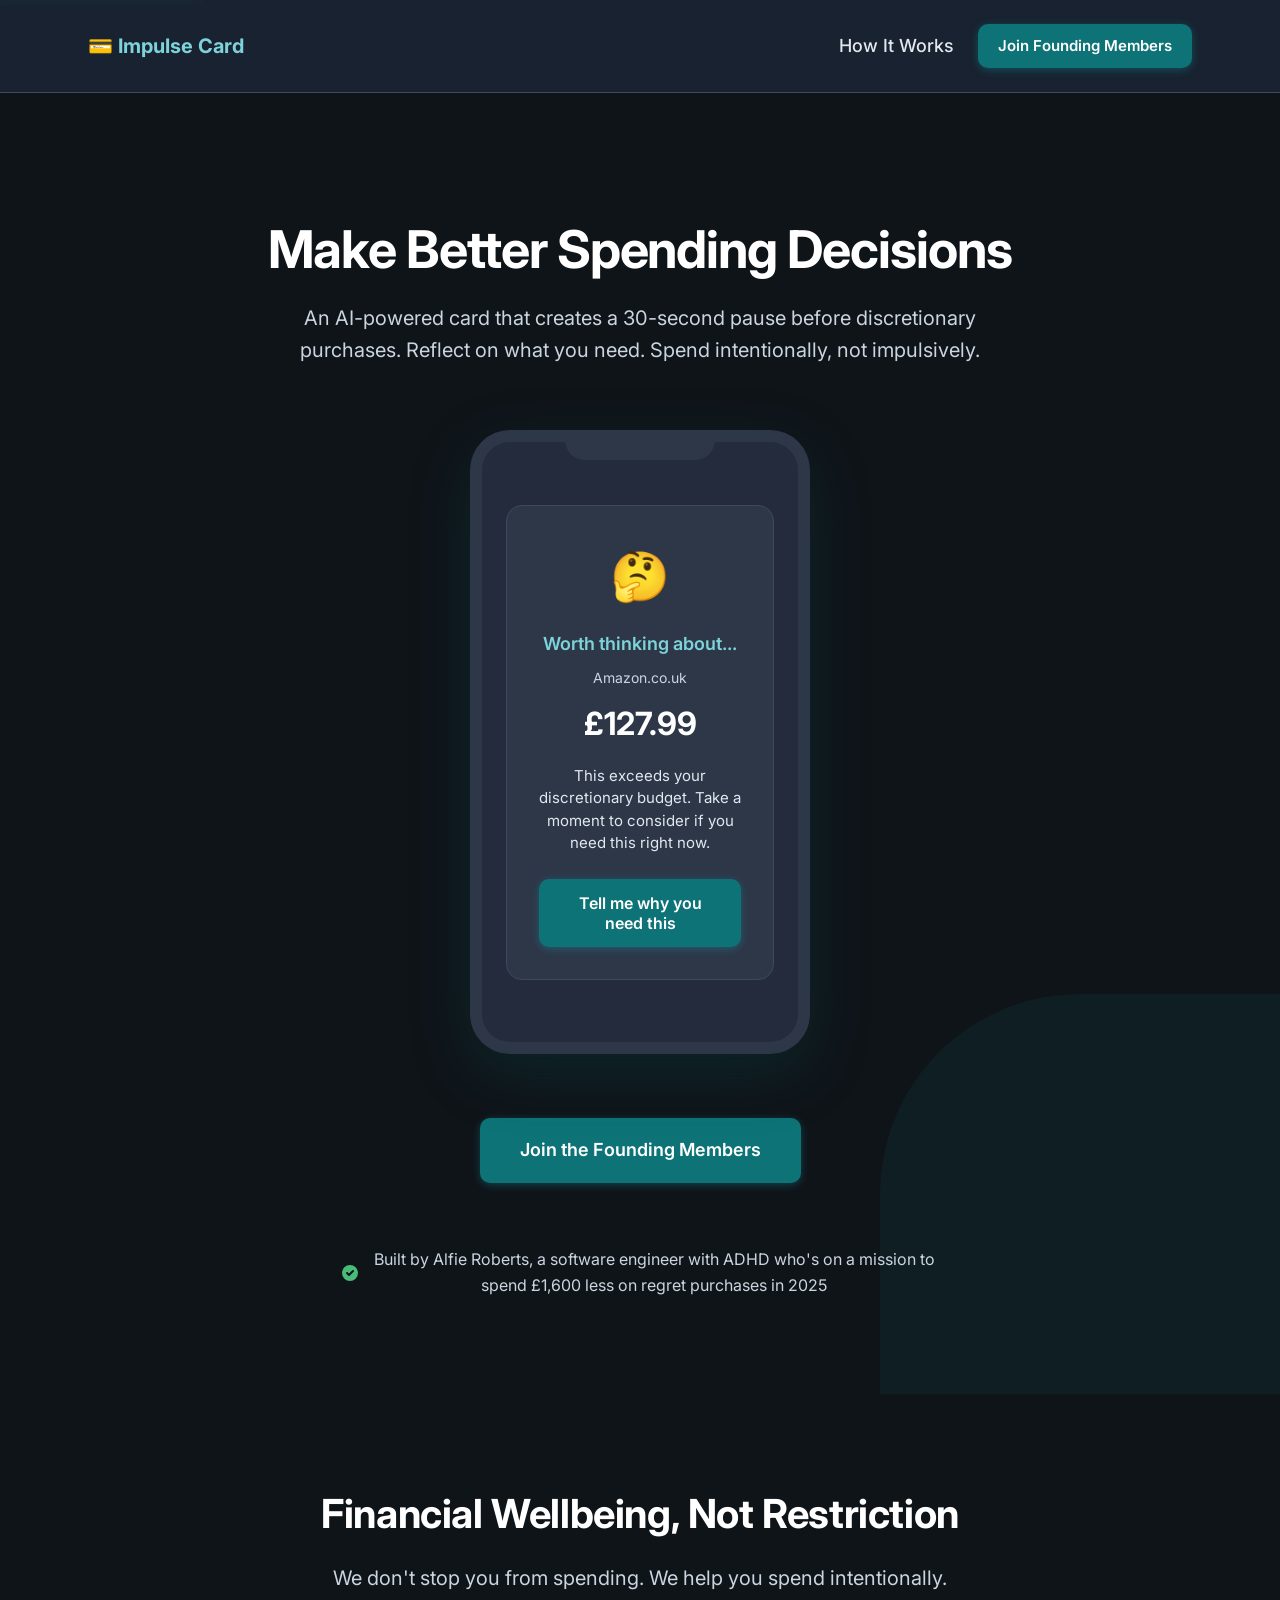
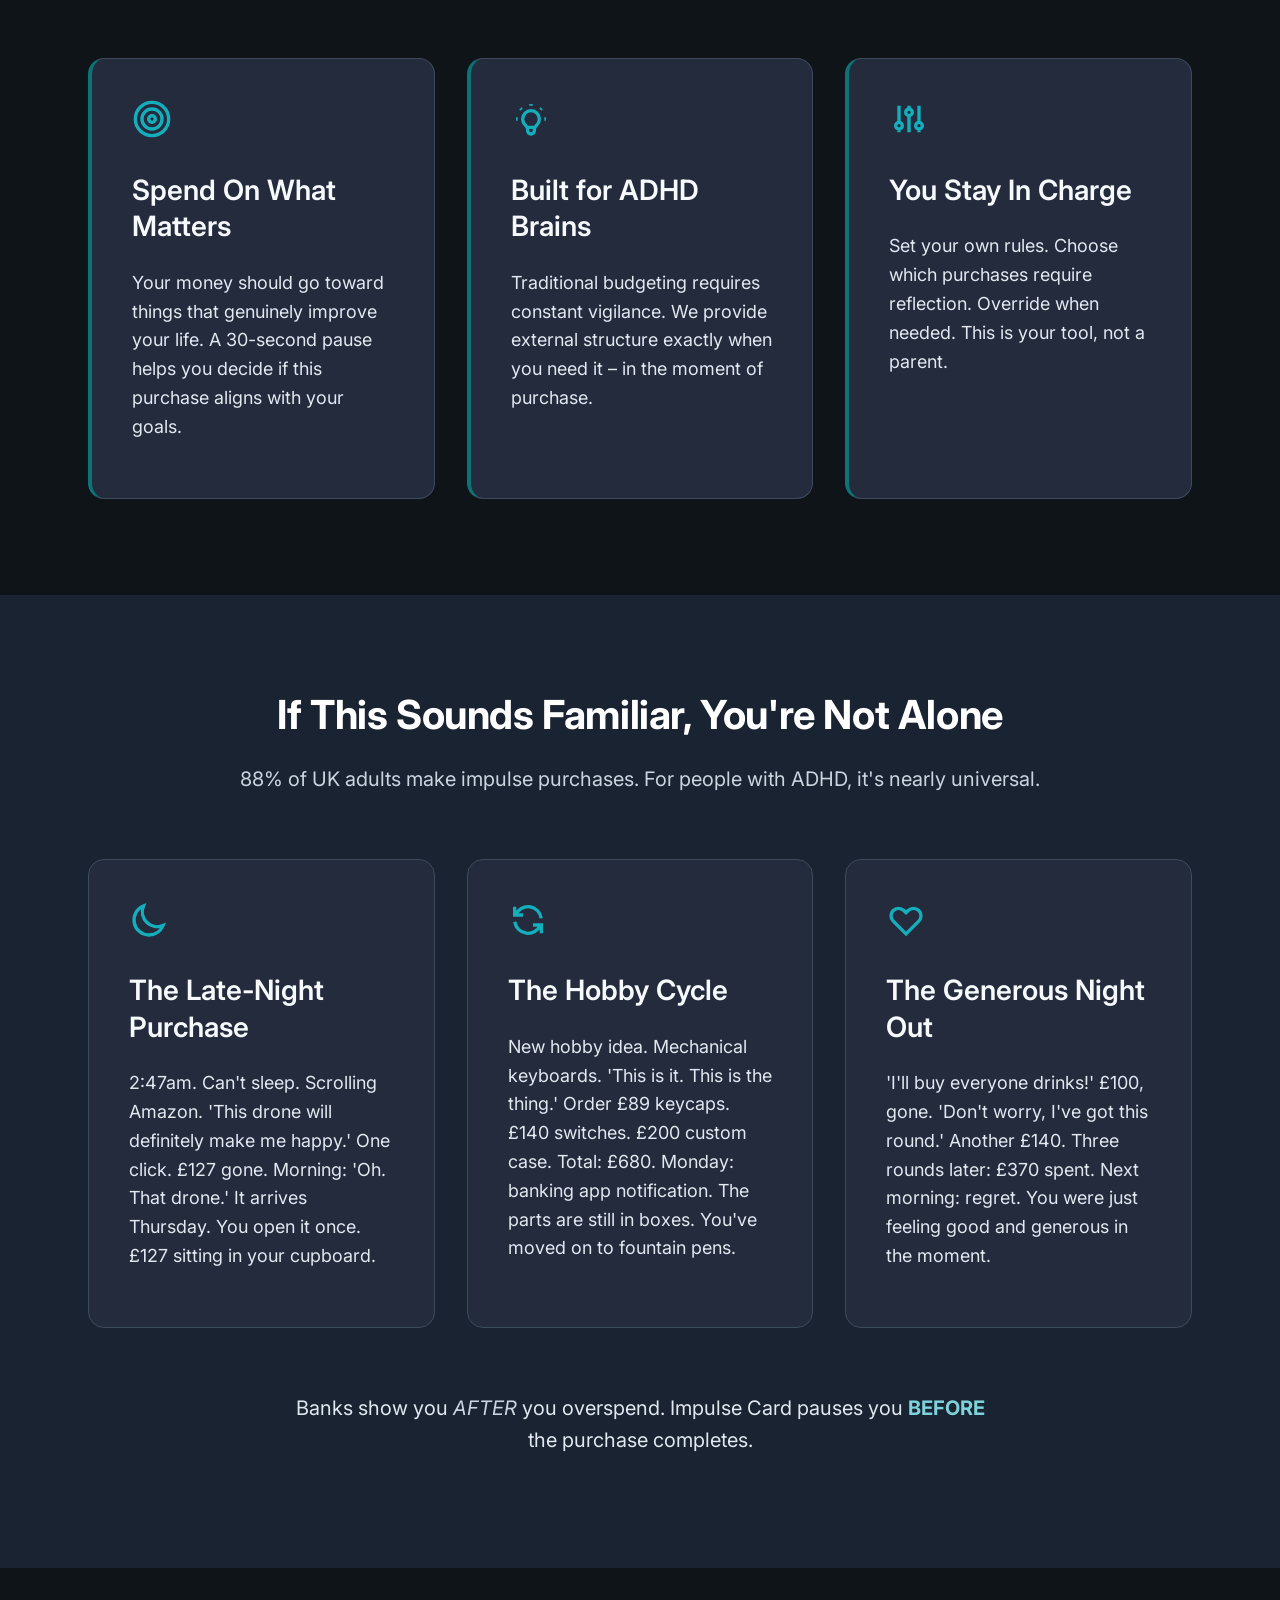
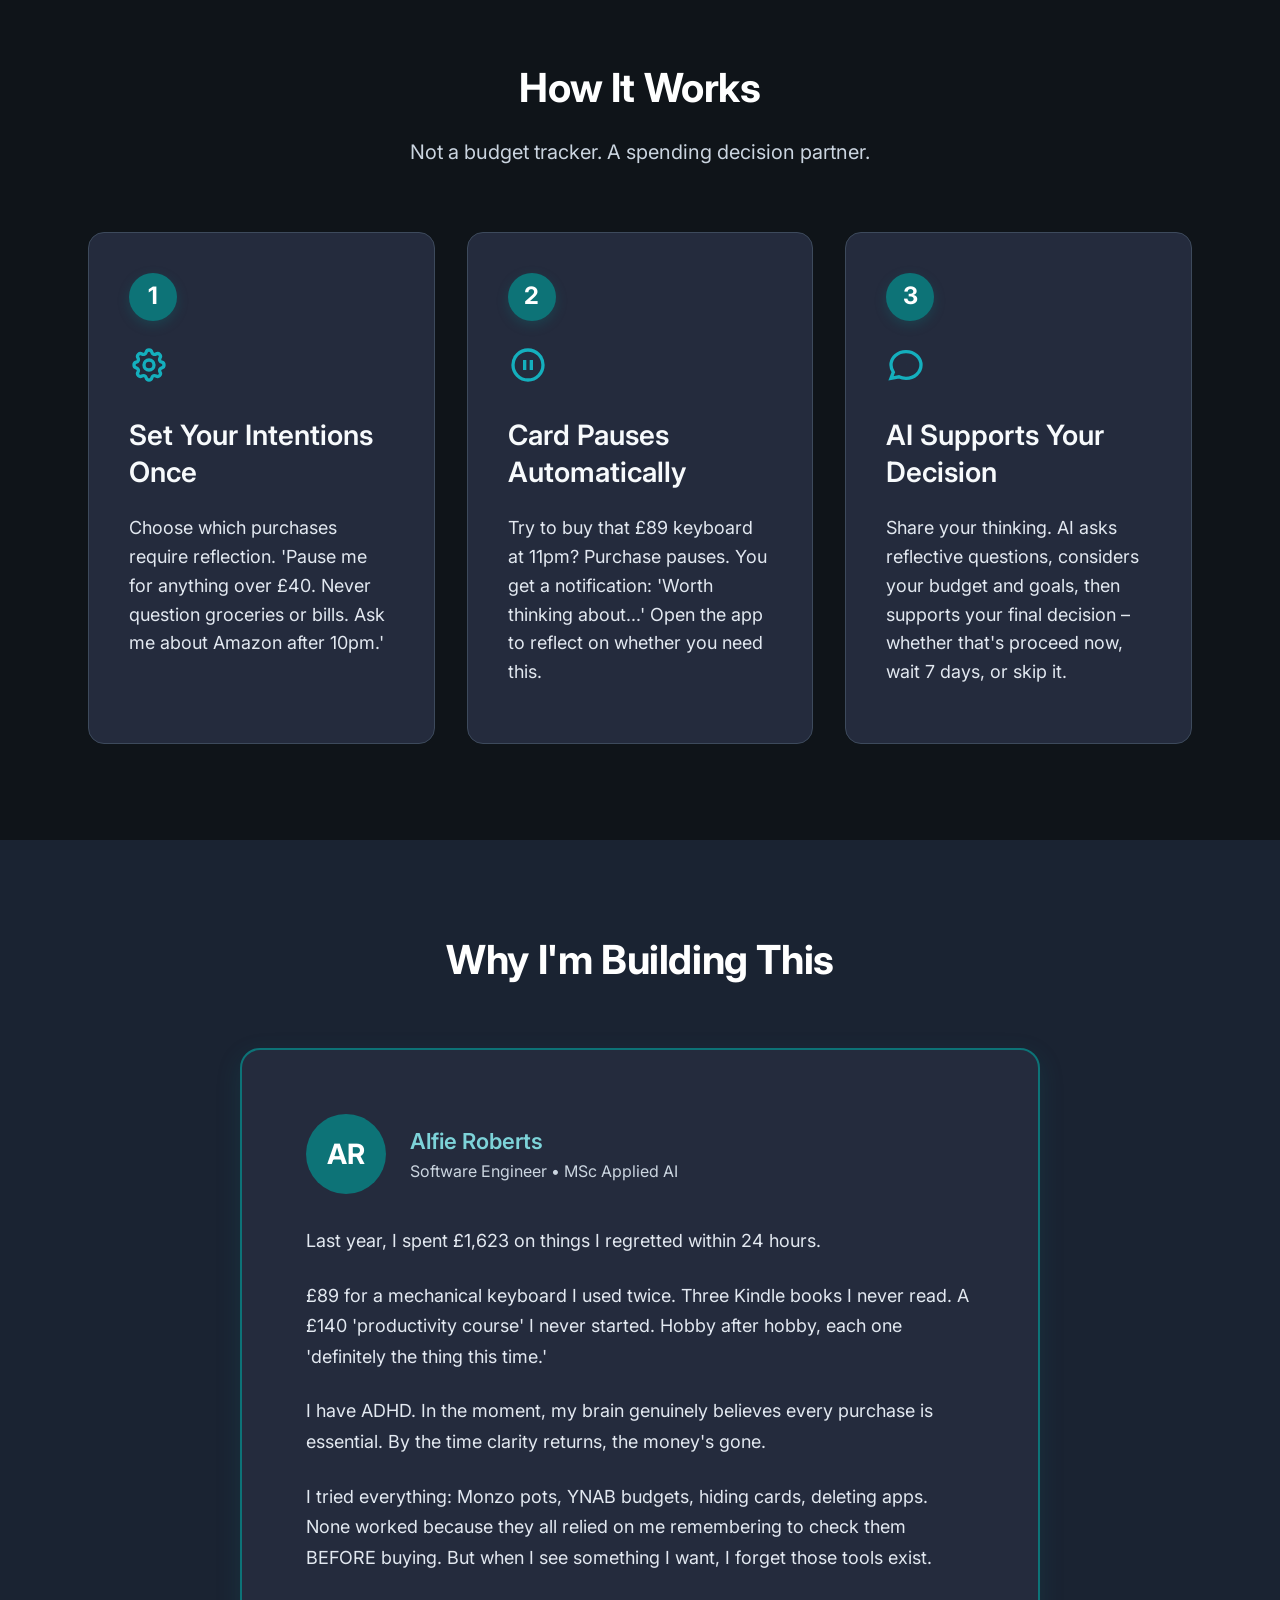
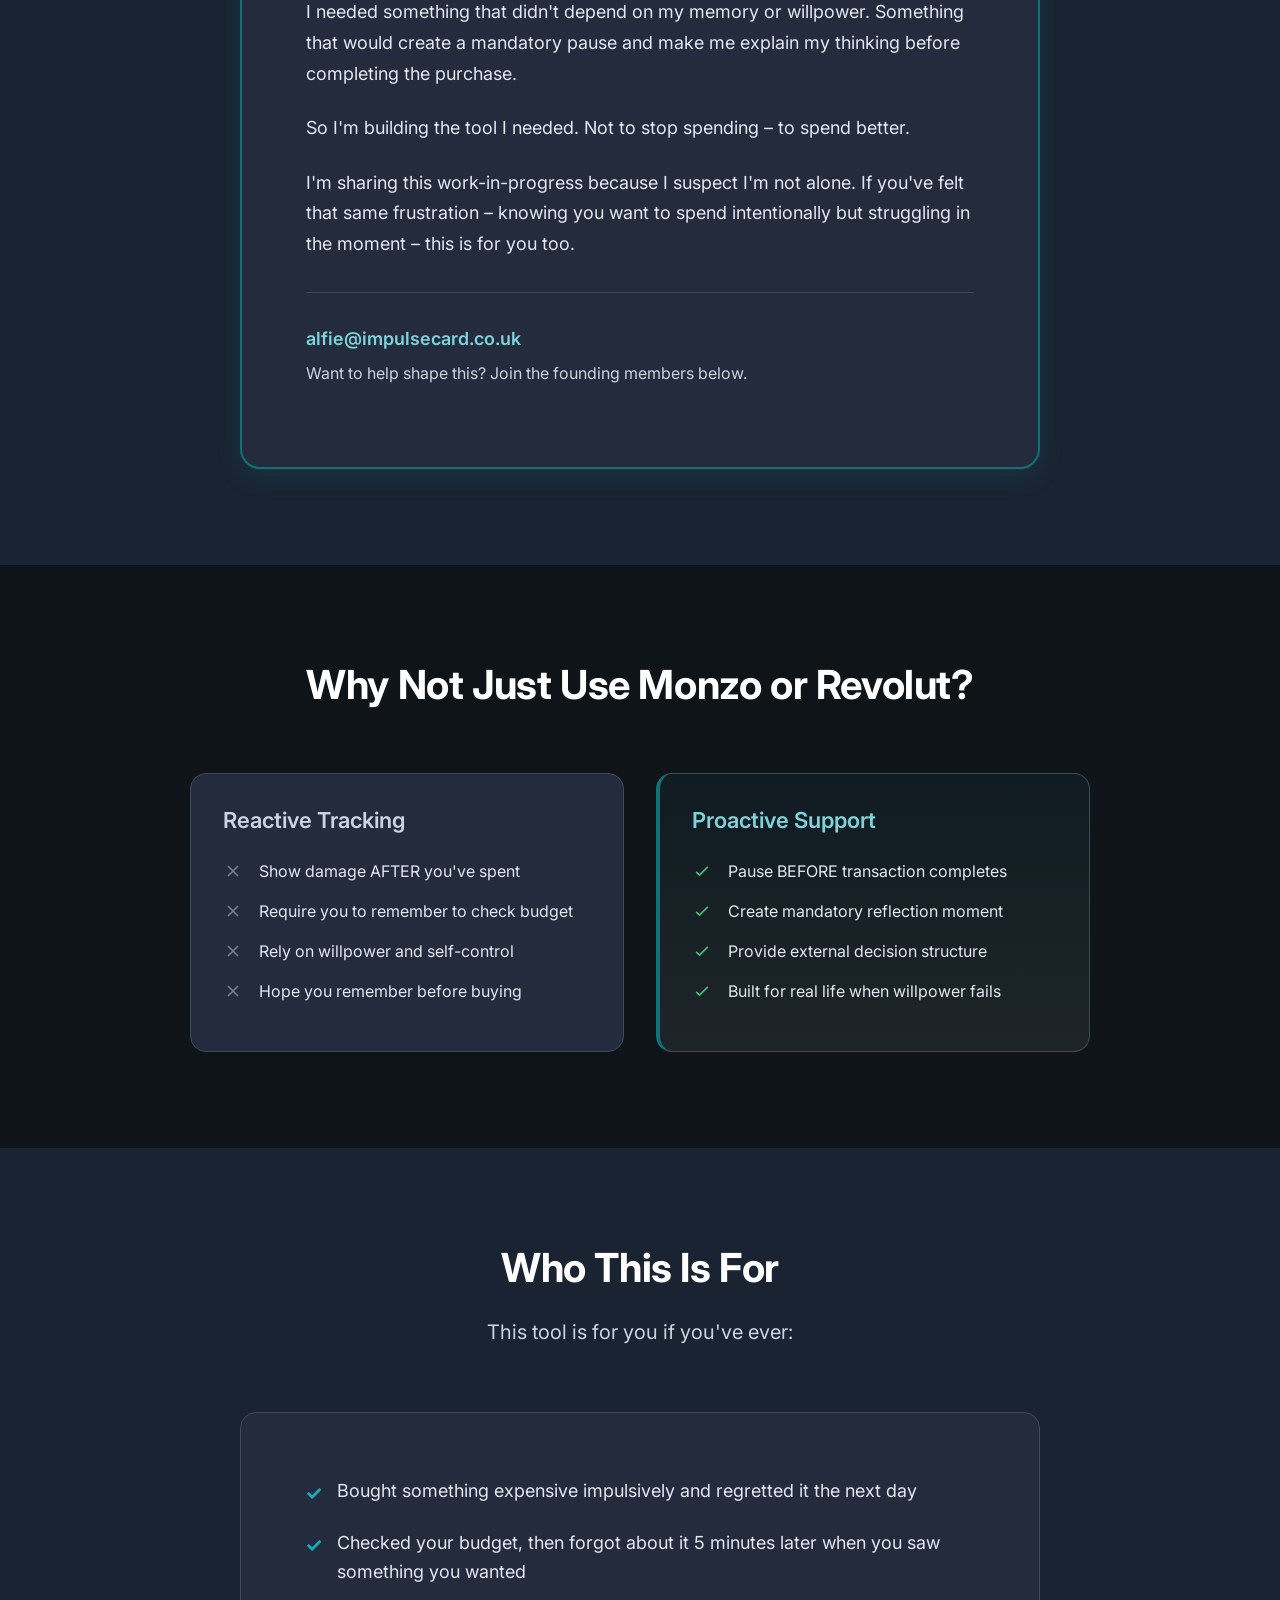
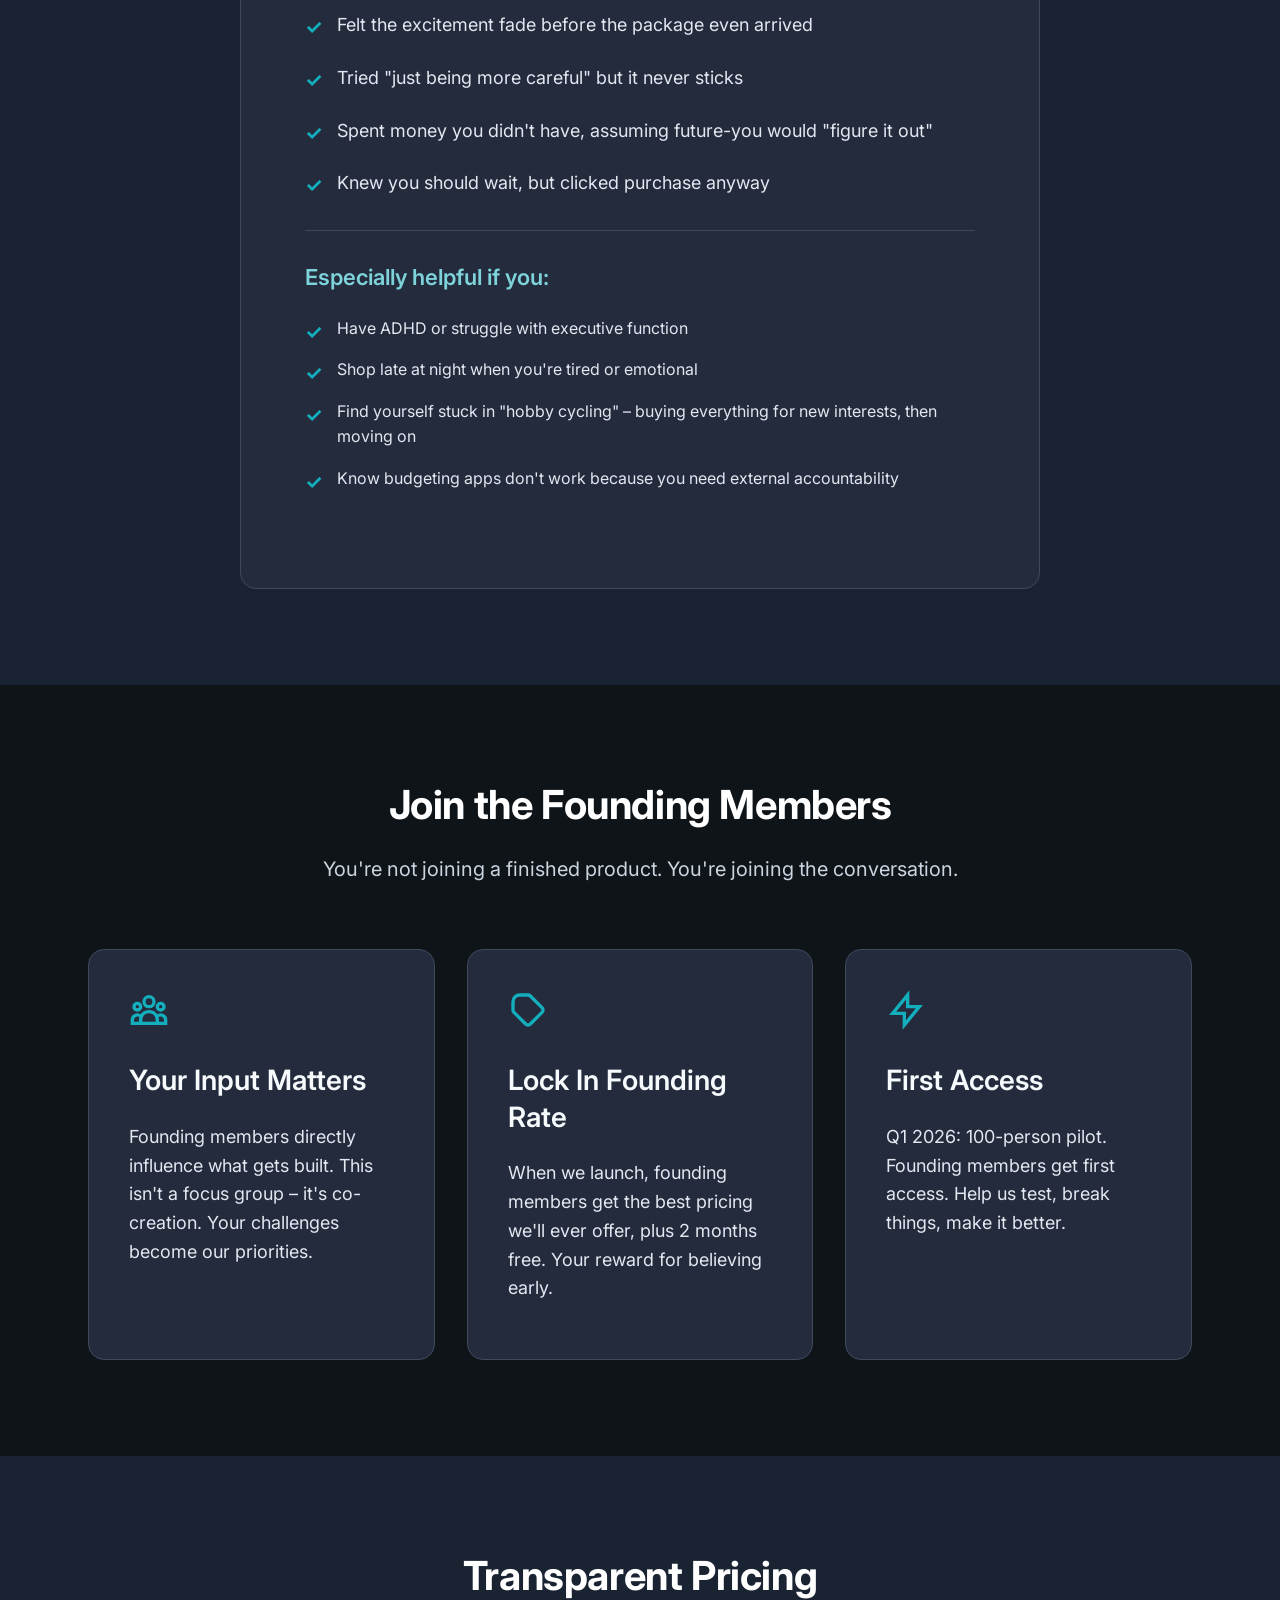
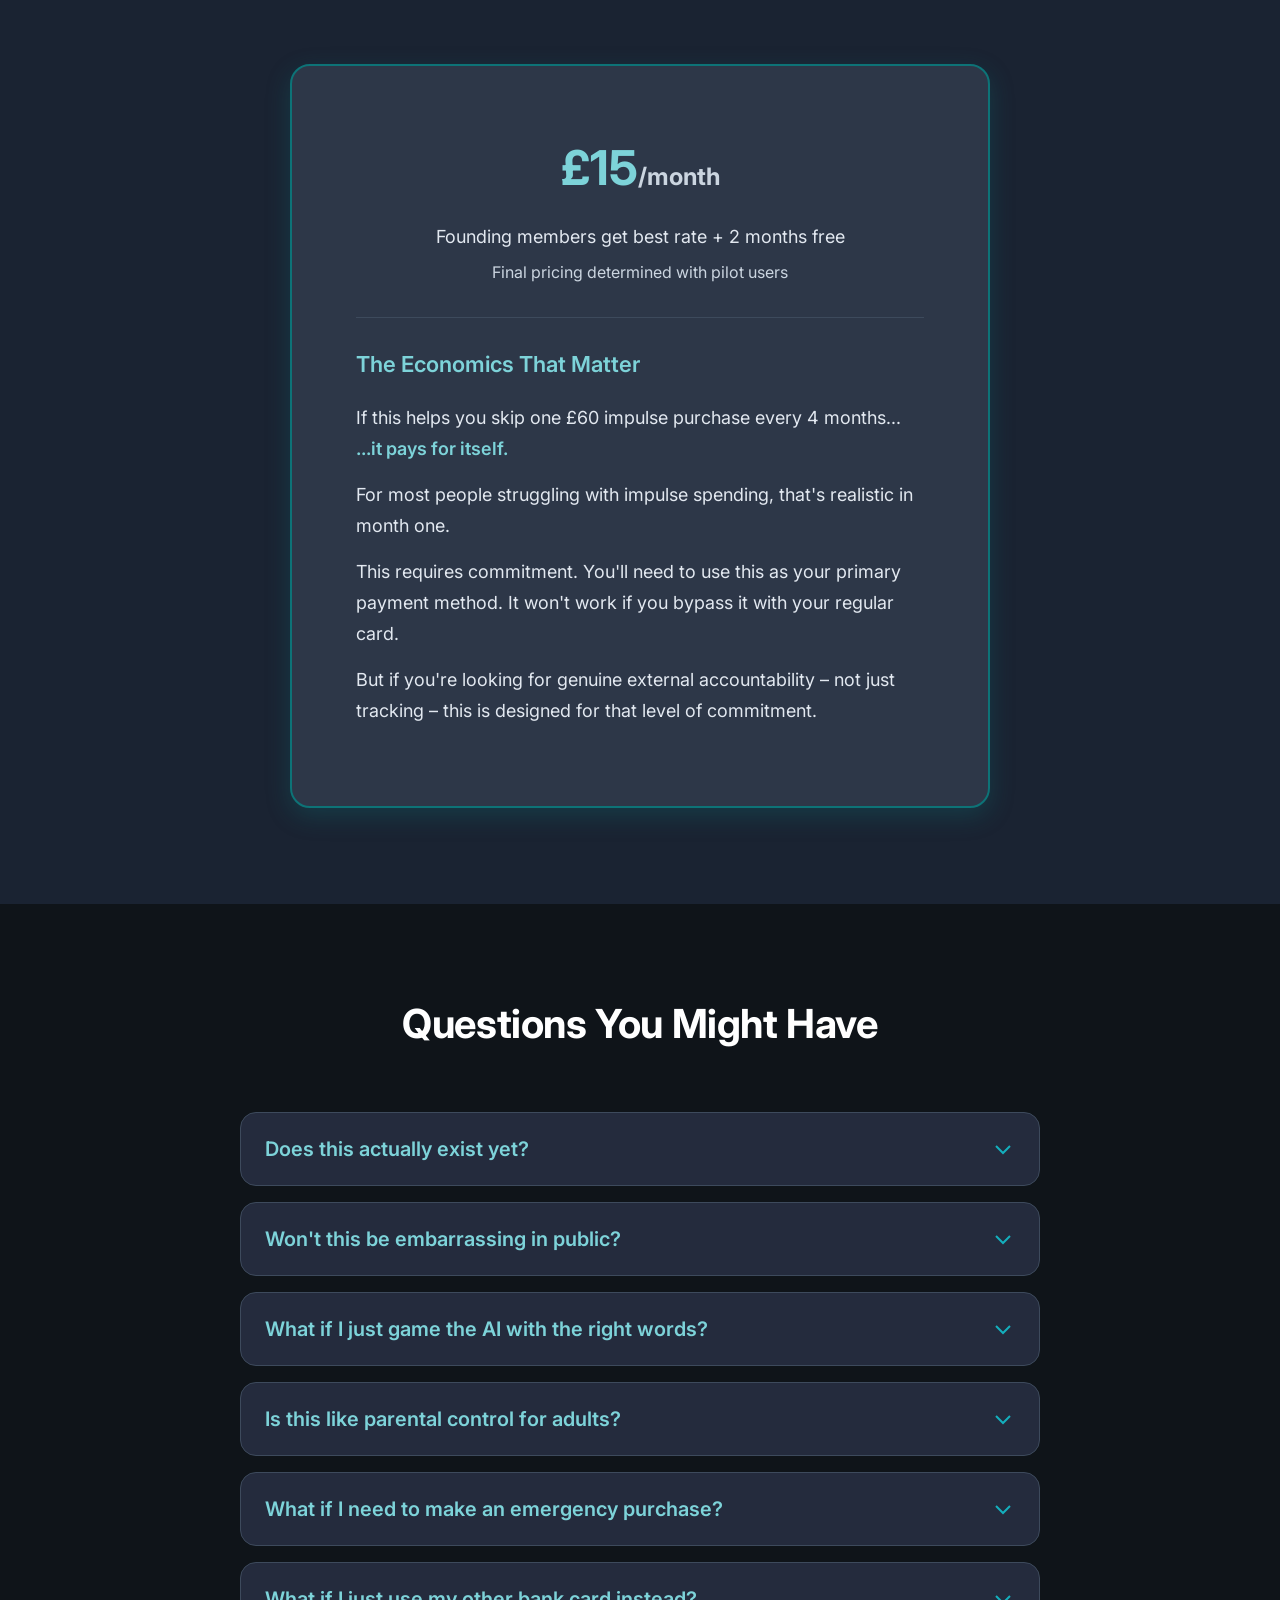
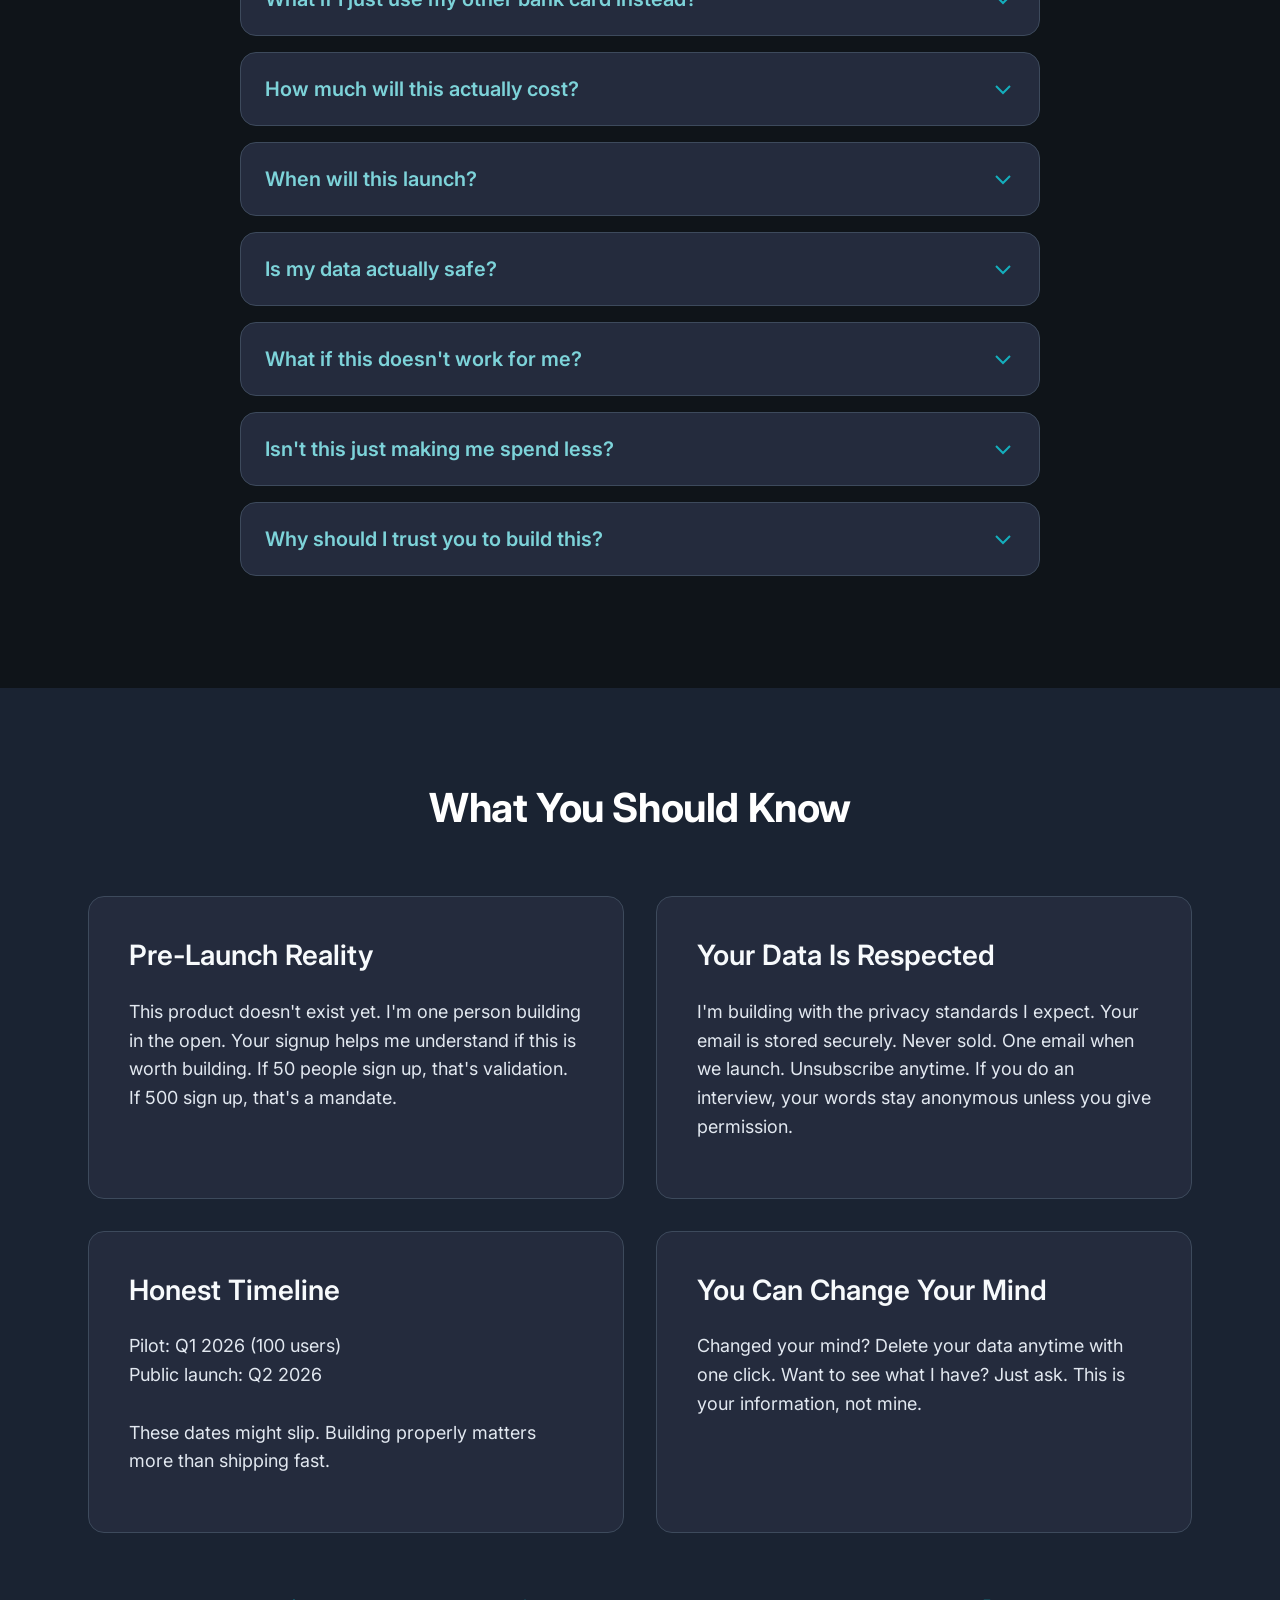
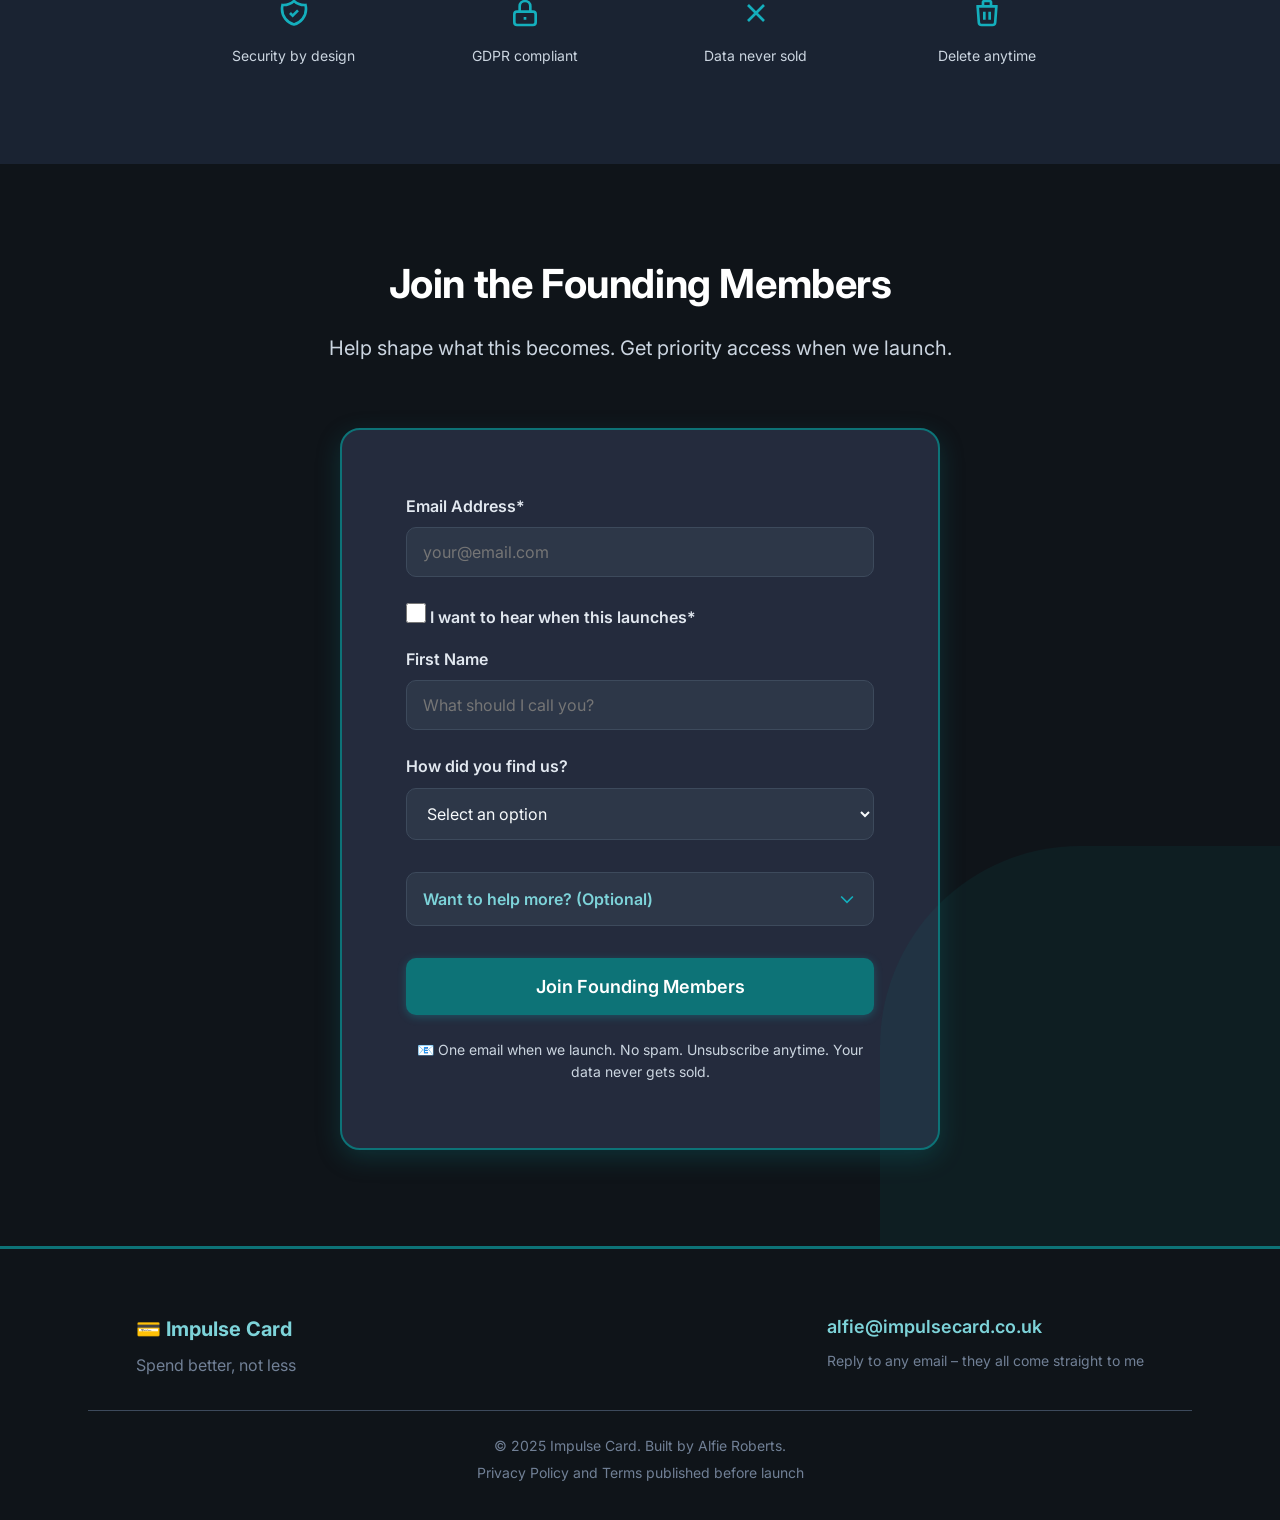
<file: index.html>
<!DOCTYPE html>
<html lang="en-GB">
<head>
    <meta charset="UTF-8">
    <meta name="viewport" content="width=device-width, initial-scale=1.0">
    <title>Impulse Card - AI-Powered Intentional Spending (Pre-Launch)</title>
    <meta name="description" content="An AI-powered prepaid card that helps you make intentional spending decisions. Join founding members co-creating the product. Pre-launch by Alfie Roberts.">

    <!-- Open Graph -->
    <meta property="og:title" content="Impulse Card - Make Better Spending Decisions">
    <meta property="og:description" content="Join founding members building an AI-powered spending decision partner. Pre-launch community shaping the product together.">
    <meta property="og:url" content="https://impulsecard.co.uk">
    <meta property="og:type" content="website">
    <meta name="twitter:card" content="summary_large_image">

    <!-- Fonts -->
    <link rel="preconnect" href="https://fonts.googleapis.com">
    <link rel="preconnect" href="https://fonts.gstatic.com" crossorigin>
    <link href="https://fonts.googleapis.com/css2?family=Inter:wght@400;500;600;700&display=swap" rel="stylesheet">

    <!-- Analytics - Plausible -->
    <script defer data-domain="impulsecard.co.uk" src="https://plausible.io/js/script.js"></script>

    <!-- Styles -->
    <link rel="stylesheet" href="css/style.css">
</head>
<body>
    <!-- Skip to content -->
    <a href="#main-content" class="skip-link">Skip to main content</a>

    <!-- Header -->
    <header id="header">
        <div class="container">
            <div class="header-content">
                <div class="logo">💳 Impulse Card</div>
                <nav>
                    <a href="#how-it-works" class="nav-link">How It Works</a>
                    <a href="#waitlist" class="btn btn-primary btn-small">Join Founding Members</a>
                </nav>
            </div>
        </div>
    </header>

    <main id="main-content">
        <!-- Hero Section -->
        <section id="hero" class="hero">
            <div class="container">
                <div class="hero-content">
                    <h1>Make Better Spending Decisions</h1>
                    <p class="hero-subheadline">An AI-powered card that creates a 30-second pause before discretionary purchases. Reflect on what you need. Spend intentionally, not impulsively.</p>

                    <!-- Interactive Phone Mockup -->
                    <div class="phone-mockup-wrapper">
                        <div class="phone-mockup" id="phoneMockup">
                            <div class="phone-frame">
                                <div class="phone-notch"></div>
                                <div class="phone-screen">
                                    <!-- Initial State: Notification -->
                                    <div class="notification-view" id="notificationView">
                                        <div class="notification-card">
                                            <div class="notification-icon">🤔</div>
                                            <div class="notification-title">Worth thinking about...</div>
                                            <div class="notification-merchant">Amazon.co.uk</div>
                                            <div class="notification-amount">£127.99</div>
                                            <div class="notification-message">This exceeds your discretionary budget. Take a moment to consider if you need this right now.</div>
                                            <button class="btn btn-primary" id="startDemoBtn">Tell me why you need this</button>
                                        </div>
                                    </div>

                                    <!-- Chat State -->
                                    <div class="chat-view" id="chatView" style="display: none;">
                                        <div class="chat-header">
                                            <button class="back-button" id="backButton" aria-label="Go back">
                                                <svg width="24" height="24" viewBox="0 0 24 24" fill="none" stroke="currentColor" stroke-width="2">
                                                    <path d="M19 12H5M12 19l-7-7 7-7"/>
                                                </svg>
                                            </button>
                                            <div class="chat-header-content">
                                                <div class="chat-title">Consider Your Purchase</div>
                                                <div class="chat-amount">£127.99</div>
                                            </div>
                                        </div>
                                        <div class="chat-messages" id="chatMessages">
                                            <!-- Messages will be added here dynamically -->
                                        </div>
                                        <div class="chat-input-wrapper">
                                            <input type="text" class="chat-input" id="chatInput" placeholder="Type your response..." readonly>
                                            <button class="send-button" id="sendButton" aria-label="Send message">
                                                <svg width="24" height="24" viewBox="0 0 24 24" fill="currentColor">
                                                    <path d="M2.01 21L23 12 2.01 3 2 10l15 2-15 2z"/>
                                                </svg>
                                            </button>
                                        </div>
                                    </div>
                                </div>
                            </div>
                        </div>
                    </div>

                    <div class="hero-cta">
                        <a href="#waitlist" class="btn btn-primary btn-large">Join the Founding Members</a>
                    </div>

                    <div class="trust-signal">
                        <svg class="trust-icon" width="20" height="20" viewBox="0 0 20 20" fill="currentColor">
                            <path fill-rule="evenodd" d="M10 18a8 8 0 100-16 8 8 0 000 16zm3.707-9.293a1 1 0 00-1.414-1.414L9 10.586 7.707 9.293a1 1 0 00-1.414 1.414l2 2a1 1 0 001.414 0l4-4z"/>
                        </svg>
                        Built by Alfie Roberts, a software engineer with ADHD who's on a mission to spend £1,600 less on regret purchases in 2025
                    </div>
                </div>
            </div>
            <div class="hero-background-accent"></div>
        </section>

        <!-- Value Proposition Section -->
        <section id="value-proposition" class="section">
            <div class="container">
                <div class="section-header">
                    <h2>Financial Wellbeing, Not Restriction</h2>
                    <p class="section-subheading">We don't stop you from spending. We help you spend intentionally.</p>
                </div>

                <div class="grid-3">
                    <div class="value-card">
                        <div class="card-icon">
                            <svg width="40" height="40" viewBox="0 0 24 24" fill="none" stroke="currentColor" stroke-width="2">
                                <circle cx="12" cy="12" r="10"/>
                                <circle cx="12" cy="12" r="6"/>
                                <circle cx="12" cy="12" r="2"/>
                            </svg>
                        </div>
                        <h3>Spend On What Matters</h3>
                        <p>Your money should go toward things that genuinely improve your life. A 30-second pause helps you decide if this purchase aligns with your goals.</p>
                    </div>

                    <div class="value-card">
                        <div class="card-icon">
                            <svg width="40" height="40" viewBox="0 0 24 24" fill="none" stroke="currentColor" stroke-width="2">
                                <path d="M9.663 17h4.673M12 3v1m6.364 1.636l-.707.707M21 12h-1M4 12H3m3.343-5.657l-.707-.707m2.828 9.9a5 5 0 117.072 0l-.548.547A3.374 3.374 0 0014 18.469V19a2 2 0 11-4 0v-.531c0-.895-.356-1.754-.988-2.386l-.548-.547z"/>
                            </svg>
                        </div>
                        <h3>Built for ADHD Brains</h3>
                        <p>Traditional budgeting requires constant vigilance. We provide external structure exactly when you need it – in the moment of purchase.</p>
                    </div>

                    <div class="value-card">
                        <div class="card-icon">
                            <svg width="40" height="40" viewBox="0 0 24 24" fill="none" stroke="currentColor" stroke-width="2">
                                <path d="M12 6V4m0 2a2 2 0 100 4m0-4a2 2 0 110 4m-6 8a2 2 0 100-4m0 4a2 2 0 110-4m0 4v2m0-6V4m6 6v10m6-2a2 2 0 100-4m0 4a2 2 0 110-4m0 4v2m0-6V4"/>
                            </svg>
                        </div>
                        <h3>You Stay In Charge</h3>
                        <p>Set your own rules. Choose which purchases require reflection. Override when needed. This is your tool, not a parent.</p>
                    </div>
                </div>
            </div>
        </section>

        <!-- Problem Section -->
        <section id="problem" class="section section-alt">
            <div class="container">
                <div class="section-header">
                    <h2>If This Sounds Familiar, You're Not Alone</h2>
                    <p class="section-subheading">88% of UK adults make impulse purchases. For people with ADHD, it's nearly universal.</p>
                </div>

                <div class="grid-3">
                    <div class="problem-card">
                        <div class="card-icon">
                            <svg width="40" height="40" viewBox="0 0 24 24" fill="none" stroke="currentColor" stroke-width="2">
                                <path d="M20.354 15.354A9 9 0 018.646 3.646 9.003 9.003 0 0012 21a9.003 9.003 0 008.354-5.646z"/>
                            </svg>
                        </div>
                        <h3>The Late-Night Purchase</h3>
                        <p>2:47am. Can't sleep. Scrolling Amazon. 'This drone will definitely make me happy.' One click. £127 gone. Morning: 'Oh. That drone.' It arrives Thursday. You open it once. £127 sitting in your cupboard.</p>
                    </div>

                    <div class="problem-card">
                        <div class="card-icon">
                            <svg width="40" height="40" viewBox="0 0 24 24" fill="none" stroke="currentColor" stroke-width="2">
                                <path d="M4 4v5h.582m15.356 2A8.001 8.001 0 004.582 9m0 0H9m11 11v-5h-.581m0 0a8.003 8.003 0 01-15.357-2m15.357 2H15"/>
                            </svg>
                        </div>
                        <h3>The Hobby Cycle</h3>
                        <p>New hobby idea. Mechanical keyboards. 'This is it. This is the thing.' Order £89 keycaps. £140 switches. £200 custom case. Total: £680. Monday: banking app notification. The parts are still in boxes. You've moved on to fountain pens.</p>
                    </div>

                    <div class="problem-card">
                        <div class="card-icon">
                            <svg width="40" height="40" viewBox="0 0 24 24" fill="none" stroke="currentColor" stroke-width="2">
                                <path d="M4.318 6.318a4.5 4.5 0 000 6.364L12 20.364l7.682-7.682a4.5 4.5 0 00-6.364-6.364L12 7.636l-1.318-1.318a4.5 4.5 0 00-6.364 0z"/>
                            </svg>
                        </div>
                        <h3>The Generous Night Out</h3>
                        <p>'I'll buy everyone drinks!' £100, gone. 'Don't worry, I've got this round.' Another £140. Three rounds later: £370 spent. Next morning: regret. You were just feeling good and generous in the moment.</p>
                    </div>
                </div>

                <div class="problem-closing">
                    <p>Banks show you <em>AFTER</em> you overspend. Impulse Card pauses you <strong class="highlight">BEFORE</strong> the purchase completes.</p>
                </div>
            </div>
        </section>

        <!-- How It Works Section -->
        <section id="how-it-works" class="section">
            <div class="container">
                <div class="section-header">
                    <h2>How It Works</h2>
                    <p class="section-subheading">Not a budget tracker. A spending decision partner.</p>
                </div>

                <div class="grid-3">
                    <div class="step-card">
                        <div class="step-number">1</div>
                        <div class="card-icon">
                            <svg width="40" height="40" viewBox="0 0 24 24" fill="none" stroke="currentColor" stroke-width="2">
                                <path d="M10.325 4.317c.426-1.756 2.924-1.756 3.35 0a1.724 1.724 0 002.573 1.066c1.543-.94 3.31.826 2.37 2.37a1.724 1.724 0 001.065 2.572c1.756.426 1.756 2.924 0 3.35a1.724 1.724 0 00-1.066 2.573c.94 1.543-.826 3.31-2.37 2.37a1.724 1.724 0 00-2.572 1.065c-.426 1.756-2.924 1.756-3.35 0a1.724 1.724 0 00-2.573-1.066c-1.543.94-3.31-.826-2.37-2.37a1.724 1.724 0 00-1.065-2.572c-1.756-.426-1.756-2.924 0-3.35a1.724 1.724 0 001.066-2.573c-.94-1.543.826-3.31 2.37-2.37.996.608 2.296.07 2.572-1.065z"/>
                                <path d="M15 12a3 3 0 11-6 0 3 3 0 016 0z"/>
                            </svg>
                        </div>
                        <h3>Set Your Intentions Once</h3>
                        <p>Choose which purchases require reflection. 'Pause me for anything over £40. Never question groceries or bills. Ask me about Amazon after 10pm.'</p>
                    </div>

                    <div class="step-card">
                        <div class="step-number">2</div>
                        <div class="card-icon">
                            <svg width="40" height="40" viewBox="0 0 24 24" fill="none" stroke="currentColor" stroke-width="2">
                                <path d="M10 9v6m4-6v6m7-3a9 9 0 11-18 0 9 9 0 0118 0z"/>
                            </svg>
                        </div>
                        <h3>Card Pauses Automatically</h3>
                        <p>Try to buy that £89 keyboard at 11pm? Purchase pauses. You get a notification: 'Worth thinking about...' Open the app to reflect on whether you need this.</p>
                    </div>

                    <div class="step-card">
                        <div class="step-number">3</div>
                        <div class="card-icon">
                            <svg width="40" height="40" viewBox="0 0 24 24" fill="none" stroke="currentColor" stroke-width="2">
                                <path d="M8 12h.01M12 12h.01M16 12h.01M21 12c0 4.418-4.03 8-9 8a9.863 9.863 0 01-4.255-.949L3 20l1.395-3.72C3.512 15.042 3 13.574 3 12c0-4.418 4.03-8 9-8s9 3.582 9 8z"/>
                            </svg>
                        </div>
                        <h3>AI Supports Your Decision</h3>
                        <p>Share your thinking. AI asks reflective questions, considers your budget and goals, then supports your final decision – whether that's proceed now, wait 7 days, or skip it.</p>
                    </div>
                </div>
            </div>
        </section>

        <!-- Founder Story Section -->
        <section id="founder-story" class="section section-alt">
            <div class="container">
                <div class="section-header">
                    <h2>Why I'm Building This</h2>
                </div>

                <div class="founder-card">
                    <div class="founder-profile">
                        <div class="founder-avatar">AR</div>
                        <div class="founder-info">
                            <div class="founder-name">Alfie Roberts</div>
                            <div class="founder-role">Software Engineer • MSc Applied AI</div>
                        </div>
                    </div>

                    <div class="founder-story-content">
                        <p>Last year, I spent £1,623 on things I regretted within 24 hours.</p>

                        <p>£89 for a mechanical keyboard I used twice. Three Kindle books I never read. A £140 'productivity course' I never started. Hobby after hobby, each one 'definitely the thing this time.'</p>

                        <p>I have ADHD. In the moment, my brain genuinely believes every purchase is essential. By the time clarity returns, the money's gone.</p>

                        <p>I tried everything: Monzo pots, YNAB budgets, hiding cards, deleting apps. None worked because they all relied on me remembering to check them BEFORE buying. But when I see something I want, I forget those tools exist.</p>

                        <p>I needed something that didn't depend on my memory or willpower. Something that would create a mandatory pause and make me explain my thinking before completing the purchase.</p>

                        <p>So I'm building the tool I needed. Not to stop spending – to spend better.</p>

                        <p>I'm sharing this work-in-progress because I suspect I'm not alone. If you've felt that same frustration – knowing you want to spend intentionally but struggling in the moment – this is for you too.</p>
                    </div>

                    <div class="founder-contact">
                        <a href="mailto:alfie@impulsecard.co.uk" class="contact-link">alfie@impulsecard.co.uk</a>
                        <p class="contact-text">Want to help shape this? Join the founding members below.</p>
                    </div>
                </div>
            </div>
        </section>

        <!-- Comparison Section -->
        <section id="comparison" class="section">
            <div class="container">
                <div class="section-header">
                    <h2>Why Not Just Use Monzo or Revolut?</h2>
                </div>

                <div class="comparison-grid">
                    <div class="comparison-column">
                        <h3 class="comparison-header">Reactive Tracking</h3>
                        <ul class="comparison-list">
                            <li class="comparison-item negative">
                                <svg class="comparison-icon" width="20" height="20" viewBox="0 0 24 24" fill="none" stroke="currentColor" stroke-width="2">
                                    <path d="M6 18L18 6M6 6l12 12"/>
                                </svg>
                                Show damage AFTER you've spent
                            </li>
                            <li class="comparison-item negative">
                                <svg class="comparison-icon" width="20" height="20" viewBox="0 0 24 24" fill="none" stroke="currentColor" stroke-width="2">
                                    <path d="M6 18L18 6M6 6l12 12"/>
                                </svg>
                                Require you to remember to check budget
                            </li>
                            <li class="comparison-item negative">
                                <svg class="comparison-icon" width="20" height="20" viewBox="0 0 24 24" fill="none" stroke="currentColor" stroke-width="2">
                                    <path d="M6 18L18 6M6 6l12 12"/>
                                </svg>
                                Rely on willpower and self-control
                            </li>
                            <li class="comparison-item negative">
                                <svg class="comparison-icon" width="20" height="20" viewBox="0 0 24 24" fill="none" stroke="currentColor" stroke-width="2">
                                    <path d="M6 18L18 6M6 6l12 12"/>
                                </svg>
                                Hope you remember before buying
                            </li>
                        </ul>
                    </div>

                    <div class="comparison-column comparison-highlight">
                        <h3 class="comparison-header highlight">Proactive Support</h3>
                        <ul class="comparison-list">
                            <li class="comparison-item positive">
                                <svg class="comparison-icon" width="20" height="20" viewBox="0 0 24 24" fill="none" stroke="currentColor" stroke-width="2">
                                    <path d="M5 13l4 4L19 7"/>
                                </svg>
                                Pause BEFORE transaction completes
                            </li>
                            <li class="comparison-item positive">
                                <svg class="comparison-icon" width="20" height="20" viewBox="0 0 24 24" fill="none" stroke="currentColor" stroke-width="2">
                                    <path d="M5 13l4 4L19 7"/>
                                </svg>
                                Create mandatory reflection moment
                            </li>
                            <li class="comparison-item positive">
                                <svg class="comparison-icon" width="20" height="20" viewBox="0 0 24 24" fill="none" stroke="currentColor" stroke-width="2">
                                    <path d="M5 13l4 4L19 7"/>
                                </svg>
                                Provide external decision structure
                            </li>
                            <li class="comparison-item positive">
                                <svg class="comparison-icon" width="20" height="20" viewBox="0 0 24 24" fill="none" stroke="currentColor" stroke-width="2">
                                    <path d="M5 13l4 4L19 7"/>
                                </svg>
                                Built for real life when willpower fails
                            </li>
                        </ul>
                    </div>
                </div>
            </div>
        </section>

        <!-- Who This Is For Section -->
        <section id="who-for" class="section section-alt">
            <div class="container">
                <div class="section-header">
                    <h2>Who This Is For</h2>
                    <p class="section-subheading">This tool is for you if you've ever:</p>
                </div>

                <div class="experience-card">
                    <ul class="experience-list">
                        <li>Bought something expensive impulsively and regretted it the next day</li>
                        <li>Checked your budget, then forgot about it 5 minutes later when you saw something you wanted</li>
                        <li>Felt the excitement fade before the package even arrived</li>
                        <li>Tried "just being more careful" but it never sticks</li>
                        <li>Spent money you didn't have, assuming future-you would "figure it out"</li>
                        <li>Knew you should wait, but clicked purchase anyway</li>
                    </ul>

                    <div class="experience-secondary">
                        <h3>Especially helpful if you:</h3>
                        <ul class="experience-list secondary">
                            <li>Have ADHD or struggle with executive function</li>
                            <li>Shop late at night when you're tired or emotional</li>
                            <li>Find yourself stuck in "hobby cycling" – buying everything for new interests, then moving on</li>
                            <li>Know budgeting apps don't work because you need external accountability</li>
                        </ul>
                    </div>
                </div>
            </div>
        </section>

        <!-- Founding Member Benefits Section -->
        <section id="benefits" class="section">
            <div class="container">
                <div class="section-header">
                    <h2>Join the Founding Members</h2>
                    <p class="section-subheading">You're not joining a finished product. You're joining the conversation.</p>
                </div>

                <div class="grid-3">
                    <div class="benefit-card">
                        <div class="card-icon">
                            <svg width="40" height="40" viewBox="0 0 24 24" fill="none" stroke="currentColor" stroke-width="2">
                                <path d="M17 20h5v-2a3 3 0 00-5.356-1.857M17 20H7m10 0v-2c0-.656-.126-1.283-.356-1.857M7 20H2v-2a3 3 0 015.356-1.857M7 20v-2c0-.656.126-1.283.356-1.857m0 0a5.002 5.002 0 019.288 0M15 7a3 3 0 11-6 0 3 3 0 016 0zm6 3a2 2 0 11-4 0 2 2 0 014 0zM7 10a2 2 0 11-4 0 2 2 0 014 0z"/>
                            </svg>
                        </div>
                        <h3>Your Input Matters</h3>
                        <p>Founding members directly influence what gets built. This isn't a focus group – it's co-creation. Your challenges become our priorities.</p>
                    </div>

                    <div class="benefit-card">
                        <div class="card-icon">
                            <svg width="40" height="40" viewBox="0 0 24 24" fill="none" stroke="currentColor" stroke-width="2">
                                <path d="M7 7h.01M7 3h5c.512 0 1.024.195 1.414.586l7 7a2 2 0 010 2.828l-7 7a2 2 0 01-2.828 0l-7-7A1.994 1.994 0 013 12V7a4 4 0 014-4z"/>
                            </svg>
                        </div>
                        <h3>Lock In Founding Rate</h3>
                        <p>When we launch, founding members get the best pricing we'll ever offer, plus 2 months free. Your reward for believing early.</p>
                    </div>

                    <div class="benefit-card">
                        <div class="card-icon">
                            <svg width="40" height="40" viewBox="0 0 24 24" fill="none" stroke="currentColor" stroke-width="2">
                                <path d="M13 10V3L4 14h7v7l9-11h-7z"/>
                            </svg>
                        </div>
                        <h3>First Access</h3>
                        <p>Q1 2026: 100-person pilot. Founding members get first access. Help us test, break things, make it better.</p>
                    </div>
                </div>
            </div>
        </section>

        <!-- Pricing Section -->
        <section id="pricing" class="section section-alt">
            <div class="container">
                <div class="section-header">
                    <h2>Transparent Pricing</h2>
                </div>

                <div class="pricing-card">
                    <div class="price-amount">£15<span class="price-period">/month</span></div>
                    <div class="price-subtitle">Founding members get best rate + 2 months free</div>
                    <div class="price-note">Final pricing determined with pilot users</div>

                    <div class="value-framework">
                        <h3>The Economics That Matter</h3>
                        <p class="value-statement">If this helps you skip one £60 impulse purchase every 4 months... <br><strong>...it pays for itself.</strong></p>
                        <p>For most people struggling with impulse spending, that's realistic in month one.</p>
                        <p>This requires commitment. You'll need to use this as your primary payment method. It won't work if you bypass it with your regular card.</p>
                        <p>But if you're looking for genuine external accountability – not just tracking – this is designed for that level of commitment.</p>
                    </div>
                </div>
            </div>
        </section>

        <!-- FAQ Section -->
        <section id="faq" class="section">
            <div class="container">
                <div class="section-header">
                    <h2>Questions You Might Have</h2>
                </div>

                <div class="faq-container">
                    <div class="faq-item">
                        <button class="faq-question" aria-expanded="false">
                            <span>Does this actually exist yet?</span>
                            <svg class="faq-icon" width="24" height="24" viewBox="0 0 24 24" fill="none" stroke="currentColor" stroke-width="2">
                                <path d="M19 9l-7 7-7-7"/>
                            </svg>
                        </button>
                        <div class="faq-answer">
                            <p>No. This is pre-launch. I'm validating demand before building. If enough people want this, I'll build it. If 10 people sign up, I'll know this isn't the solution people need.</p>
                        </div>
                    </div>

                    <div class="faq-item">
                        <button class="faq-question" aria-expanded="false">
                            <span>Won't this be embarrassing in public?</span>
                            <svg class="faq-icon" width="24" height="24" viewBox="0 0 24 24" fill="none" stroke="currentColor" stroke-width="2">
                                <path d="M19 9l-7 7-7-7"/>
                            </svg>
                        </button>
                        <div class="faq-answer">
                            <p>The decline looks exactly like any other card decline. Your notification is discreet. The reflection takes 10 seconds in the app. No one watching knows what's happening.</p>
                        </div>
                    </div>

                    <div class="faq-item">
                        <button class="faq-question" aria-expanded="false">
                            <span>What if I just game the AI with the right words?</span>
                            <svg class="faq-icon" width="24" height="24" viewBox="0 0 24 24" fill="none" stroke="currentColor" stroke-width="2">
                                <path d="M19 9l-7 7-7-7"/>
                            </svg>
                        </button>
                        <div class="faq-answer">
                            <p>You might. But here's the thing: even if you learn to write justifications that work, you're still pausing. You're still reflecting. That pause alone often breaks the impulse. If you're deliberately gaming it, you probably didn't need the card in the first place.</p>
                        </div>
                    </div>

                    <div class="faq-item">
                        <button class="faq-question" aria-expanded="false">
                            <span>Is this like parental control for adults?</span>
                            <svg class="faq-icon" width="24" height="24" viewBox="0 0 24 24" fill="none" stroke="currentColor" stroke-width="2">
                                <path d="M19 9l-7 7-7-7"/>
                            </svg>
                        </button>
                        <div class="faq-answer">
                            <p>No. You set the rules. You approve your own purchases. The AI isn't a parent – it's a reflection partner holding you to YOUR standards. Big difference.</p>
                        </div>
                    </div>

                    <div class="faq-item">
                        <button class="faq-question" aria-expanded="false">
                            <span>What if I need to make an emergency purchase?</span>
                            <svg class="faq-icon" width="24" height="24" viewBox="0 0 24 24" fill="none" stroke="currentColor" stroke-width="2">
                                <path d="M19 9l-7 7-7-7"/>
                            </svg>
                        </button>
                        <div class="faq-answer">
                            <p>There'll be instant override in the app. You can permanently approve specific merchants. Or use "urgent – review later" that approves immediately but flags for reflection afterwards.</p>
                        </div>
                    </div>

                    <div class="faq-item">
                        <button class="faq-question" aria-expanded="false">
                            <span>What if I just use my other bank card instead?</span>
                            <svg class="faq-icon" width="24" height="24" viewBox="0 0 24 24" fill="none" stroke="currentColor" stroke-width="2">
                                <path d="M19 9l-7 7-7-7"/>
                            </svg>
                        </button>
                        <div class="faq-answer">
                            <p>You probably will sometimes. This only works if you commit to using it as your primary card. It's not for casual use. It's for people who want genuine external accountability.</p>
                        </div>
                    </div>

                    <div class="faq-item">
                        <button class="faq-question" aria-expanded="false">
                            <span>How much will this actually cost?</span>
                            <svg class="faq-icon" width="24" height="24" viewBox="0 0 24 24" fill="none" stroke="currentColor" stroke-width="2">
                                <path d="M19 9l-7 7-7-7"/>
                            </svg>
                        </button>
                        <div class="faq-answer">
                            <p>Starting at £15/month for founding members, but final pricing determined with pilot users. You'll get the best rate I'll ever offer, plus 2 months free.</p>
                        </div>
                    </div>

                    <div class="faq-item">
                        <button class="faq-question" aria-expanded="false">
                            <span>When will this launch?</span>
                            <svg class="faq-icon" width="24" height="24" viewBox="0 0 24 24" fill="none" stroke="currentColor" stroke-width="2">
                                <path d="M19 9l-7 7-7-7"/>
                            </svg>
                        </button>
                        <div class="faq-answer">
                            <p>Pilot Q1 2026 (100 users). Public launch Q2 2026. Those dates might slip. I'm building this properly, not rushing it.</p>
                        </div>
                    </div>

                    <div class="faq-item">
                        <button class="faq-question" aria-expanded="false">
                            <span>Is my data actually safe?</span>
                            <svg class="faq-icon" width="24" height="24" viewBox="0 0 24 24" fill="none" stroke="currentColor" stroke-width="2">
                                <path d="M19 9l-7 7-7-7"/>
                            </svg>
                        </button>
                        <div class="faq-answer">
                            <p>Yes. Encrypted, never sold, GDPR compliant from day one. You can delete everything with one click. Want to see what data I have? Just ask.</p>
                        </div>
                    </div>

                    <div class="faq-item">
                        <button class="faq-question" aria-expanded="false">
                            <span>What if this doesn't work for me?</span>
                            <svg class="faq-icon" width="24" height="24" viewBox="0 0 24 24" fill="none" stroke="currentColor" stroke-width="2">
                                <path d="M19 9l-7 7-7-7"/>
                            </svg>
                        </button>
                        <div class="faq-answer">
                            <p>Then you cancel. Free trial period. No long-term contract. If it doesn't help you, I don't want your money.</p>
                        </div>
                    </div>

                    <div class="faq-item">
                        <button class="faq-question" aria-expanded="false">
                            <span>Isn't this just making me spend less?</span>
                            <svg class="faq-icon" width="24" height="24" viewBox="0 0 24 24" fill="none" stroke="currentColor" stroke-width="2">
                                <path d="M19 9l-7 7-7-7"/>
                            </svg>
                        </button>
                        <div class="faq-answer">
                            <p>No – it's helping you spend BETTER. You'll still spend money. You'll just spend it on things you actually want after reflection, not things you regret 24 hours later. The goal isn't less spending – it's intentional spending.</p>
                        </div>
                    </div>

                    <div class="faq-item">
                        <button class="faq-question" aria-expanded="false">
                            <span>Why should I trust you to build this?</span>
                            <svg class="faq-icon" width="24" height="24" viewBox="0 0 24 24" fill="none" stroke="currentColor" stroke-width="2">
                                <path d="M19 9l-7 7-7-7"/>
                            </svg>
                        </button>
                        <div class="faq-answer">
                            <p>Fair question. I'm a software engineer with ADHD building this to solve my own problem. MSc in Applied AI from Westminster. But honestly? You shouldn't trust me yet. Sign up if you're curious. Actually trust me once you see what I build.</p>
                        </div>
                    </div>
                </div>
            </div>
        </section>

        <!-- Trust & Transparency Section -->
        <section id="trust" class="section section-alt">
            <div class="container">
                <div class="section-header">
                    <h2>What You Should Know</h2>
                </div>

                <div class="grid-2">
                    <div class="trust-card">
                        <h3>Pre-Launch Reality</h3>
                        <p>This product doesn't exist yet. I'm one person building in the open. Your signup helps me understand if this is worth building. If 50 people sign up, that's validation. If 500 sign up, that's a mandate.</p>
                    </div>

                    <div class="trust-card">
                        <h3>Your Data Is Respected</h3>
                        <p>I'm building with the privacy standards I expect. Your email is stored securely. Never sold. One email when we launch. Unsubscribe anytime. If you do an interview, your words stay anonymous unless you give permission.</p>
                    </div>

                    <div class="trust-card">
                        <h3>Honest Timeline</h3>
                        <p>Pilot: Q1 2026 (100 users)<br>Public launch: Q2 2026<br><br>These dates might slip. Building properly matters more than shipping fast.</p>
                    </div>

                    <div class="trust-card">
                        <h3>You Can Change Your Mind</h3>
                        <p>Changed your mind? Delete your data anytime with one click. Want to see what I have? Just ask. This is your information, not mine.</p>
                    </div>
                </div>

                <div class="trust-badges">
                    <div class="trust-badge">
                        <svg width="32" height="32" viewBox="0 0 24 24" fill="none" stroke="currentColor" stroke-width="2">
                            <path d="M9 12l2 2 4-4m5.618-4.016A11.955 11.955 0 0112 2.944a11.955 11.955 0 01-8.618 3.04A12.02 12.02 0 003 9c0 5.591 3.824 10.29 9 11.622 5.176-1.332 9-6.03 9-11.622 0-1.042-.133-2.052-.382-3.016z"/>
                        </svg>
                        <span>Security by design</span>
                    </div>
                    <div class="trust-badge">
                        <svg width="32" height="32" viewBox="0 0 24 24" fill="none" stroke="currentColor" stroke-width="2">
                            <path d="M12 15v2m-6 4h12a2 2 0 002-2v-6a2 2 0 00-2-2H6a2 2 0 00-2 2v6a2 2 0 002 2zm10-10V7a4 4 0 00-8 0v4h8z"/>
                        </svg>
                        <span>GDPR compliant</span>
                    </div>
                    <div class="trust-badge">
                        <svg width="32" height="32" viewBox="0 0 24 24" fill="none" stroke="currentColor" stroke-width="2">
                            <path d="M6 18L18 6M6 6l12 12"/>
                        </svg>
                        <span>Data never sold</span>
                    </div>
                    <div class="trust-badge">
                        <svg width="32" height="32" viewBox="0 0 24 24" fill="none" stroke="currentColor" stroke-width="2">
                            <path d="M19 7l-.867 12.142A2 2 0 0116.138 21H7.862a2 2 0 01-1.995-1.858L5 7m5 4v6m4-6v6m1-10V4a1 1 0 00-1-1h-4a1 1 0 00-1 1v3M4 7h16"/>
                        </svg>
                        <span>Delete anytime</span>
                    </div>
                </div>
            </div>
        </section>

        <!-- Waitlist Form Section -->
        <section id="waitlist" class="section">
            <div class="container">
                <div class="section-header">
                    <h2>Join the Founding Members</h2>
                    <p class="section-subheading">Help shape what this becomes. Get priority access when we launch.</p>
                </div>

                <div class="waitlist-form-wrapper">
                    <form id="waitlistForm" class="waitlist-form" action="https://formspree.io/f/mvgdazqk" method="POST">
                        <div class="form-group">
                            <label for="email">Email Address*</label>
                            <input type="email" id="email" name="email" required placeholder="your@email.com">
                        </div>

                        <div class="form-group checkbox-group">
                            <label class="checkbox-label">
                                <input type="checkbox" name="subscribe" required>
                                <span>I want to hear when this launches*</span>
                            </label>
                        </div>

                        <div class="form-group">
                            <label for="firstName">First Name</label>
                            <input type="text" id="firstName" name="firstName" placeholder="What should I call you?">
                        </div>

                        <div class="form-group">
                            <label for="howFound">How did you find us?</label>
                            <select id="howFound" name="howFound">
                                <option value="">Select an option</option>
                                <option value="twitter">Twitter</option>
                                <option value="linkedin">LinkedIn</option>
                                <option value="friend">Friend/Word of mouth</option>
                                <option value="reddit">Reddit</option>
                                <option value="search">Search engine</option>
                                <option value="adhd-community">ADHD community/forum</option>
                                <option value="other">Other</option>
                            </select>
                        </div>

                        <div class="form-group" id="otherSourceGroup" style="display: none;">
                            <label for="otherSource">Please specify:</label>
                            <input type="text" id="otherSource" name="otherSource" placeholder="How did you find us?">
                        </div>

                        <div class="expandable-section">
                            <button type="button" class="expand-button" id="expandOptional" aria-expanded="false">
                                <span>Want to help more? (Optional)</span>
                                <svg class="expand-icon" width="20" height="20" viewBox="0 0 24 24" fill="none" stroke="currentColor" stroke-width="2">
                                    <path d="M19 9l-7 7-7-7"/>
                                </svg>
                            </button>

                            <div class="expandable-content" id="optionalFields" style="display: none;">
                                <div class="form-group">
                                    <label for="challenge">What's your biggest spending challenge?</label>
                                    <textarea id="challenge" name="challenge" maxlength="200" placeholder="Optional: helps with product development" rows="3"></textarea>
                                    <div class="char-count"><span id="charCount">0</span>/200</div>
                                </div>

                                <div class="form-group checkbox-group">
                                    <label class="checkbox-label">
                                        <input type="checkbox" name="hasADHD" value="yes">
                                        <span>I have ADHD (diagnosed or self-identified)</span>
                                    </label>
                                </div>

                                <div class="form-group checkbox-group">
                                    <label class="checkbox-label">
                                        <input type="checkbox" name="interviewVolunteer" value="yes">
                                        <span>I'm happy to do a 20-min interview (£10 Amazon voucher)</span>
                                    </label>
                                </div>
                            </div>
                        </div>

                        <button type="submit" class="btn btn-primary btn-large btn-full">Join Founding Members</button>

                        <div class="privacy-note">
                            📧 One email when we launch. No spam. Unsubscribe anytime. Your data never gets sold.
                        </div>
                    </form>

                    <div id="thankYouMessage" class="thank-you-message" style="display: none;">
                        <div class="thank-you-icon">🎉</div>
                        <h3>Welcome to the Founding Members</h3>
                        <p>Thanks for joining! You'll hear from me when:</p>
                        <ul>
                            <li>Pilot programme opens (Q1 2026)</li>
                            <li>I need feedback on early designs</li>
                            <li>Major updates happen</li>
                        </ul>
                        <p>Check your inbox in the next few minutes for confirmation.</p>
                        <p id="interviewNote" style="display: none;">I'll email within the week to schedule a chat.</p>
                        <p class="signature">— Alfie</p>
                        <p class="ps">P.S. Reply to any email. They all come straight to me.</p>
                    </div>
                </div>
            </div>
            <div class="waitlist-background-accent"></div>
        </section>
    </main>

    <!-- Footer -->
    <footer>
        <div class="container">
            <div class="footer-content">
                <div class="footer-left">
                    <div class="footer-logo">💳 Impulse Card</div>
                    <div class="footer-tagline">Spend better, not less</div>
                </div>
                <div class="footer-right">
                    <a href="mailto:alfie@impulsecard.co.uk" class="footer-email">alfie@impulsecard.co.uk</a>
                    <p class="footer-text">Reply to any email – they all come straight to me</p>
                </div>
            </div>
            <div class="footer-legal">
                <p>© 2025 Impulse Card. Built by Alfie Roberts.</p>
                <p>Privacy Policy and Terms published before launch</p>
            </div>
        </div>
    </footer>

    <!-- JavaScript -->
    <script src="js/main.js"></script>
</body>
</html>
</file>
<file: css/style.css>
/* ========================================
   DESIGN SYSTEM: TEAL-BASED PALETTE
   ======================================== */

:root {
  /* Teal Family (Brand Identity) */
  --teal-900: #0A4D4D;
  --teal-700: #0D7377;
  --teal-500: #14AFBD;
  --teal-300: #7DD3D9;
  --teal-100: #C8EAED;

  /* Coral Family (Warmth & Action) */
  --coral-600: #E85A5A;
  --coral-500: #FF6B6B;
  --coral-400: #FF8585;

  /* Navy/Slate (Depth & Structure) */
  --navy-900: #0F1419;
  --navy-800: #1A2332;
  --slate-700: #242B3D;
  --slate-600: #2D3748;
  --slate-500: #3D4A5C;

  /* Neutrals (Text & UI) */
  --white: #FFFFFF;
  --gray-50: #F7FAFC;
  --gray-200: #E2E8F0;
  --gray-400: #CBD5E0;
  --gray-600: #718096;
  --gray-700: #4A5568;

  /* Semantic Colours */
  --success: #48BB78;
  --warning: #F6AD55;
  --error: #FC8181;

  /* Spacing */
  --space-xs: 4px;
  --space-sm: 8px;
  --space-md: 16px;
  --space-lg: 24px;
  --space-xl: 32px;
  --space-2xl: 48px;
  --space-3xl: 64px;
  --space-4xl: 96px;
  --space-5xl: 128px;

  /* Border Radius */
  --radius-sm: 6px;
  --radius-md: 10px;
  --radius-lg: 16px;
  --radius-xl: 20px;
  --radius-2xl: 24px;
  --radius-full: 9999px;

  /* Transitions */
  --transition-fast: 150ms ease;
  --transition-base: 250ms ease;
  --transition-slow: 350ms ease;
  --transition-bounce: 300ms cubic-bezier(0.68, -0.55, 0.265, 1.55);

  /* Container */
  --container-max-width: 1200px;
  --container-padding: 48px;
}

/* ========================================
   RESET & BASE STYLES
   ======================================== */

* {
  margin: 0;
  padding: 0;
  box-sizing: border-box;
}

html {
  scroll-behavior: smooth;
  font-size: 16px;
}

body {
  font-family: 'Inter', -apple-system, BlinkMacSystemFont, 'Segoe UI', Roboto, sans-serif;
  font-size: 18px;
  line-height: 1.6;
  color: var(--gray-200);
  background-color: var(--navy-900);
  -webkit-font-smoothing: antialiased;
  -moz-osx-font-smoothing: grayscale;
}

/* ========================================
   TYPOGRAPHY
   ======================================== */

h1, h2, h3, h4 {
  font-weight: 700;
  line-height: 1.2;
  margin-bottom: var(--space-lg);
}

h1 {
  font-size: 52px;
  line-height: 1.1;
  letter-spacing: -0.02em;
  color: var(--white);
}

h2 {
  font-size: 40px;
  letter-spacing: -0.01em;
  color: var(--white);
}

h3 {
  font-size: 28px;
  line-height: 1.3;
  font-weight: 600;
  color: var(--gray-50);
}

h4 {
  font-size: 22px;
  line-height: 1.4;
  font-weight: 600;
  color: var(--gray-50);
}

p {
  margin-bottom: var(--space-md);
}

a {
  color: var(--teal-300);
  text-decoration: none;
  transition: color var(--transition-fast);
}

a:hover {
  color: var(--teal-500);
}

strong {
  font-weight: 600;
  color: var(--gray-50);
}

em {
  color: var(--gray-400);
}

.highlight {
  color: var(--teal-300);
}

/* ========================================
   SKIP LINK (ACCESSIBILITY)
   ======================================== */

.skip-link {
  position: absolute;
  top: -40px;
  left: 0;
  background: var(--teal-700);
  color: var(--white);
  padding: 8px 16px;
  text-decoration: none;
  z-index: 100;
}

.skip-link:focus {
  top: 0;
}

/* ========================================
   LAYOUT
   ======================================== */

.container {
  max-width: var(--container-max-width);
  margin: 0 auto;
  padding: 0 var(--container-padding);
}

.section {
  padding: var(--space-4xl) 0;
}

.section-alt {
  background-color: var(--navy-800);
}

.section-header {
  text-align: center;
  margin-bottom: var(--space-3xl);
  max-width: 800px;
  margin-left: auto;
  margin-right: auto;
}

.section-subheading {
  font-size: 20px;
  color: var(--gray-400);
  margin-bottom: 0;
}

/* Grid Layouts */
.grid-2 {
  display: grid;
  grid-template-columns: repeat(2, 1fr);
  gap: var(--space-xl);
}

.grid-3 {
  display: grid;
  grid-template-columns: repeat(3, 1fr);
  gap: var(--space-xl);
}

/* ========================================
   HEADER
   ======================================== */

header {
  position: sticky;
  top: 0;
  background: rgba(26, 35, 50, 0.95);
  backdrop-filter: blur(10px);
  border-bottom: 1px solid var(--slate-500);
  padding: var(--space-lg) 0;
  z-index: 1000;
  transition: box-shadow var(--transition-base);
}

header.scrolled {
  box-shadow: 0 4px 12px rgba(10, 77, 77, 0.15);
}

.header-content {
  display: flex;
  justify-content: space-between;
  align-items: center;
}

.logo {
  font-size: 20px;
  font-weight: 700;
  color: var(--teal-300);
}

nav {
  display: flex;
  align-items: center;
  gap: var(--space-lg);
}

.nav-link {
  color: var(--gray-200);
  font-weight: 500;
  transition: color var(--transition-fast);
}

.nav-link:hover {
  color: var(--teal-300);
}

/* ========================================
   BUTTONS
   ======================================== */

.btn {
  display: inline-block;
  padding: 14px 28px;
  border-radius: var(--radius-md);
  font-size: 16px;
  font-weight: 600;
  text-align: center;
  cursor: pointer;
  transition: all var(--transition-base);
  border: none;
  text-decoration: none;
  font-family: inherit;
}

.btn-primary {
  background: var(--teal-700);
  color: var(--white);
  box-shadow: 0 2px 8px rgba(20, 175, 189, 0.3);
}

.btn-primary:hover {
  background: var(--teal-500);
  box-shadow: 0 4px 12px rgba(20, 175, 189, 0.4);
  transform: translateY(-2px);
  color: var(--white);
}

.btn-primary:active {
  transform: translateY(0);
  box-shadow: 0 2px 8px rgba(20, 175, 189, 0.3);
}

.btn-secondary {
  background: transparent;
  color: var(--teal-300);
  border: 2px solid var(--teal-500);
}

.btn-secondary:hover {
  background: var(--teal-100);
  color: var(--teal-900);
  border-color: var(--teal-300);
}

.btn-small {
  padding: 10px 20px;
  font-size: 15px;
}

.btn-large {
  padding: 18px 40px;
  font-size: 18px;
}

.btn-full {
  width: 100%;
}

.btn:disabled {
  opacity: 0.5;
  cursor: not-allowed;
  transform: none !important;
}

/* ========================================
   HERO SECTION
   ======================================== */

.hero {
  position: relative;
  padding: var(--space-5xl) 0 var(--space-4xl);
  overflow: hidden;
}

.hero-content {
  text-align: center;
  max-width: 900px;
  margin: 0 auto;
  position: relative;
  z-index: 2;
}

.hero h1 {
  margin-bottom: var(--space-lg);
}

.hero-subheadline {
  font-size: 20px;
  color: var(--gray-400);
  margin-bottom: var(--space-3xl);
  max-width: 700px;
  margin-left: auto;
  margin-right: auto;
}

.hero-cta {
  margin: var(--space-3xl) 0;
}

.trust-signal {
  display: flex;
  align-items: center;
  justify-content: center;
  gap: var(--space-sm);
  color: var(--gray-400);
  font-size: 16px;
  max-width: 600px;
  margin: 0 auto;
}

.trust-icon {
  color: var(--success);
  flex-shrink: 0;
}

.hero-background-accent {
  position: absolute;
  bottom: 0;
  right: 0;
  width: 400px;
  height: 400px;
  background: var(--teal-700);
  opacity: 0.1;
  border-radius: 50% 0 0 0;
  z-index: 1;
}

/* ========================================
   PHONE MOCKUP
   ======================================== */

.phone-mockup-wrapper {
  margin: var(--space-3xl) 0;
  display: flex;
  justify-content: center;
}

.phone-mockup {
  animation: float 6s ease-in-out infinite;
}

@keyframes float {
  0%, 100% {
    transform: translateY(0px);
  }
  50% {
    transform: translateY(-10px);
  }
}

.phone-frame {
  width: 340px;
  background: var(--slate-600);
  border-radius: 40px;
  padding: 12px;
  box-shadow: 0 20px 60px rgba(10, 77, 77, 0.3);
  position: relative;
}

.phone-notch {
  position: absolute;
  top: 0;
  left: 50%;
  transform: translateX(-50%);
  width: 150px;
  height: 30px;
  background: var(--slate-600);
  border-radius: 0 0 20px 20px;
  z-index: 10;
}

.phone-screen {
  width: 100%;
  height: 600px;
  background: var(--slate-700);
  border-radius: 28px;
  overflow: hidden;
  position: relative;
}

/* Notification View */
.notification-view {
  width: 100%;
  height: 100%;
  display: flex;
  align-items: center;
  justify-content: center;
  padding: var(--space-lg);
}

.notification-card {
  background: var(--slate-600);
  border: 1px solid var(--slate-500);
  border-radius: var(--radius-lg);
  padding: var(--space-xl);
  text-align: center;
  max-width: 280px;
}

.notification-icon {
  font-size: 48px;
  margin-bottom: var(--space-md);
}

.notification-title {
  color: var(--teal-300);
  font-size: 18px;
  font-weight: 600;
  margin-bottom: var(--space-sm);
}

.notification-merchant {
  color: var(--gray-400);
  font-size: 14px;
  margin-bottom: var(--space-sm);
}

.notification-amount {
  color: var(--white);
  font-size: 32px;
  font-weight: 700;
  margin-bottom: var(--space-md);
}

.notification-message {
  color: var(--gray-200);
  font-size: 15px;
  line-height: 1.5;
  margin-bottom: var(--space-lg);
}

/* Chat View */
.chat-view {
  width: 100%;
  height: 100%;
  display: flex;
  flex-direction: column;
}

.chat-header {
  background: var(--teal-700);
  padding: var(--space-md) var(--space-lg);
  display: flex;
  align-items: center;
  gap: var(--space-md);
  border-bottom: 1px solid var(--teal-900);
}

.back-button {
  background: none;
  border: none;
  color: var(--white);
  cursor: pointer;
  padding: var(--space-xs);
  display: flex;
  align-items: center;
  justify-content: center;
  transition: opacity var(--transition-fast);
}

.back-button:hover {
  opacity: 0.8;
}

.chat-header-content {
  flex: 1;
}

.chat-title {
  color: var(--white);
  font-size: 16px;
  font-weight: 600;
}

.chat-amount {
  color: var(--teal-100);
  font-size: 14px;
}

.chat-messages {
  flex: 1;
  padding: var(--space-lg);
  overflow-y: auto;
  display: flex;
  flex-direction: column;
  gap: var(--space-md);
}

.chat-message {
  max-width: 80%;
  padding: 12px 16px;
  border-radius: var(--radius-md);
  font-size: 15px;
  line-height: 1.4;
  animation: messageSlide 300ms ease;
}

@keyframes messageSlide {
  from {
    opacity: 0;
    transform: translateY(10px);
  }
  to {
    opacity: 1;
    transform: translateY(0);
  }
}

.chat-message.user {
  background: var(--teal-500);
  color: var(--white);
  align-self: flex-end;
  border-bottom-right-radius: 4px;
}

.chat-message.ai {
  background: var(--white);
  color: var(--slate-700);
  align-self: flex-start;
  border-left: 4px solid var(--teal-700);
  border-bottom-left-radius: 4px;
}

.typing-indicator {
  display: flex;
  gap: 4px;
  padding: 12px 16px;
  background: var(--white);
  border-radius: var(--radius-md);
  border-bottom-left-radius: 4px;
  width: fit-content;
  align-self: flex-start;
}

.typing-dot {
  width: 8px;
  height: 8px;
  background: var(--gray-600);
  border-radius: 50%;
  animation: typing 1.4s infinite;
}

.typing-dot:nth-child(2) {
  animation-delay: 0.2s;
}

.typing-dot:nth-child(3) {
  animation-delay: 0.4s;
}

@keyframes typing {
  0%, 60%, 100% {
    transform: translateY(0);
    opacity: 0.7;
  }
  30% {
    transform: translateY(-10px);
    opacity: 1;
  }
}

.chat-input-wrapper {
  padding: var(--space-md);
  background: var(--slate-600);
  border-top: 1px solid var(--slate-500);
  display: flex;
  gap: var(--space-sm);
}

.chat-input {
  flex: 1;
  background: var(--slate-700);
  border: 1px solid var(--slate-500);
  border-radius: var(--radius-md);
  color: var(--gray-50);
  padding: 12px 16px;
  font-size: 15px;
  font-family: inherit;
}

.chat-input:focus {
  outline: none;
  border-color: var(--teal-500);
}

.send-button {
  background: var(--teal-700);
  border: none;
  color: var(--white);
  width: 44px;
  height: 44px;
  border-radius: var(--radius-md);
  display: flex;
  align-items: center;
  justify-content: center;
  cursor: pointer;
  transition: background var(--transition-fast);
}

.send-button:hover {
  background: var(--teal-500);
}

/* ========================================
   CARDS
   ======================================== */

.value-card,
.problem-card,
.step-card,
.benefit-card,
.trust-card {
  background: var(--slate-700);
  border: 1px solid var(--slate-500);
  border-radius: var(--radius-lg);
  padding: 40px;
  transition: all var(--transition-base);
}

.value-card {
  border-left: 4px solid var(--teal-700);
}

.value-card:hover,
.problem-card:hover,
.step-card:hover,
.benefit-card:hover {
  border-color: var(--teal-500);
  transform: translateY(-4px);
  box-shadow: 0 8px 24px rgba(10, 77, 77, 0.25);
}

.card-icon {
  color: var(--teal-500);
  margin-bottom: var(--space-lg);
  transition: color var(--transition-base);
}

.value-card:hover .card-icon,
.problem-card:hover .card-icon,
.step-card:hover .card-icon,
.benefit-card:hover .card-icon {
  color: var(--teal-300);
}

.step-card {
  position: relative;
}

.step-number {
  background: var(--teal-700);
  color: var(--white);
  width: 48px;
  height: 48px;
  border-radius: 50%;
  display: flex;
  align-items: center;
  justify-content: center;
  font-size: 24px;
  font-weight: 700;
  box-shadow: 0 4px 12px rgba(13, 115, 119, 0.3);
  margin-bottom: var(--space-lg);
}

/* ========================================
   PROBLEM SECTION
   ======================================== */

.problem-closing {
  text-align: center;
  margin-top: var(--space-3xl);
  font-size: 20px;
  max-width: 700px;
  margin-left: auto;
  margin-right: auto;
}

.problem-closing strong {
  color: var(--teal-300);
  font-weight: 700;
}

/* ========================================
   FOUNDER STORY
   ======================================== */

.founder-card {
  background: var(--slate-700);
  border: 2px solid var(--teal-700);
  border-radius: var(--radius-xl);
  padding: var(--space-3xl);
  box-shadow: 0 8px 24px rgba(13, 115, 119, 0.2);
  max-width: 800px;
  margin: 0 auto;
}

.founder-profile {
  display: flex;
  align-items: center;
  gap: var(--space-lg);
  margin-bottom: var(--space-xl);
}

.founder-avatar {
  width: 80px;
  height: 80px;
  background: var(--teal-700);
  color: var(--white);
  border-radius: 50%;
  display: flex;
  align-items: center;
  justify-content: center;
  font-size: 28px;
  font-weight: 700;
}

.founder-name {
  color: var(--teal-300);
  font-size: 22px;
  font-weight: 600;
}

.founder-role {
  color: var(--gray-400);
  font-size: 16px;
}

.founder-story-content p {
  font-size: 18px;
  line-height: 1.7;
  color: var(--gray-200);
  margin-bottom: var(--space-lg);
}

.founder-contact {
  margin-top: var(--space-xl);
  padding-top: var(--space-xl);
  border-top: 1px solid var(--slate-500);
}

.contact-link {
  font-size: 18px;
  font-weight: 600;
  color: var(--teal-300);
  border-bottom: 1px solid transparent;
  transition: all var(--transition-fast);
}

.contact-link:hover {
  color: var(--teal-500);
  border-bottom-color: var(--teal-500);
}

.contact-text {
  color: var(--gray-400);
  margin-top: var(--space-sm);
  font-size: 16px;
}

/* ========================================
   COMPARISON SECTION
   ======================================== */

.comparison-grid {
  display: grid;
  grid-template-columns: repeat(2, 1fr);
  gap: var(--space-xl);
  max-width: 900px;
  margin: 0 auto;
}

.comparison-column {
  background: var(--slate-700);
  border: 1px solid var(--slate-500);
  border-radius: var(--radius-lg);
  padding: var(--space-xl);
}

.comparison-highlight {
  background: linear-gradient(to bottom,
    rgba(20, 175, 189, 0.05) 0%,
    rgba(200, 234, 237, 0.08) 100%);
  border-left: 4px solid var(--teal-700);
}

.comparison-header {
  font-size: 22px;
  margin-bottom: var(--space-lg);
  color: var(--gray-400);
}

.comparison-header.highlight {
  color: var(--teal-300);
}

.comparison-list {
  list-style: none;
}

.comparison-item {
  display: flex;
  align-items: flex-start;
  gap: var(--space-md);
  margin-bottom: var(--space-md);
  font-size: 16px;
  line-height: 1.5;
}

.comparison-icon {
  flex-shrink: 0;
  margin-top: 2px;
}

.comparison-item.negative .comparison-icon {
  color: var(--gray-600);
}

.comparison-item.positive .comparison-icon {
  color: var(--success);
}

/* ========================================
   WHO FOR SECTION
   ======================================== */

.experience-card {
  background: var(--slate-700);
  border: 1px solid var(--slate-500);
  border-radius: var(--radius-lg);
  padding: var(--space-3xl);
  max-width: 800px;
  margin: 0 auto;
}

.experience-list {
  list-style: none;
  margin-bottom: var(--space-xl);
}

.experience-list li {
  position: relative;
  padding-left: var(--space-xl);
  margin-bottom: var(--space-lg);
  color: var(--gray-200);
  font-size: 18px;
  line-height: 1.6;
}

.experience-list li:before {
  content: '✓';
  position: absolute;
  left: 0;
  color: var(--teal-500);
  font-weight: 700;
  font-size: 20px;
}

.experience-secondary {
  padding-top: var(--space-xl);
  border-top: 1px solid var(--slate-500);
}

.experience-secondary h3 {
  font-size: 22px;
  margin-bottom: var(--space-lg);
  color: var(--teal-300);
}

.experience-list.secondary li {
  font-size: 16px;
  margin-bottom: var(--space-md);
}

/* ========================================
   PRICING SECTION
   ======================================== */

.pricing-card {
  background: var(--slate-600);
  border: 2px solid var(--teal-700);
  border-radius: var(--radius-xl);
  padding: var(--space-3xl);
  text-align: center;
  box-shadow: 0 8px 24px rgba(13, 115, 119, 0.3);
  max-width: 700px;
  margin: 0 auto;
}

.price-amount {
  font-size: 48px;
  font-weight: 700;
  color: var(--teal-300);
  margin-bottom: var(--space-md);
}

.price-period {
  font-size: 24px;
  color: var(--gray-400);
}

.price-subtitle {
  font-size: 18px;
  color: var(--gray-200);
  margin-bottom: var(--space-sm);
}

.price-note {
  font-size: 16px;
  color: var(--gray-400);
  margin-bottom: var(--space-xl);
}

.value-framework {
  text-align: left;
  padding-top: var(--space-xl);
  border-top: 1px solid var(--slate-500);
}

.value-framework h3 {
  font-size: 22px;
  margin-bottom: var(--space-lg);
  color: var(--teal-300);
}

.value-framework p {
  color: var(--gray-200);
  margin-bottom: var(--space-md);
  line-height: 1.7;
}

.value-statement {
  font-size: 18px;
  margin-bottom: var(--space-lg);
}

.value-statement strong {
  color: var(--teal-300);
}

/* ========================================
   FAQ SECTION
   ======================================== */

.faq-container {
  max-width: 800px;
  margin: 0 auto;
}

.faq-item {
  background: var(--slate-700);
  border: 1px solid var(--slate-500);
  border-radius: var(--radius-lg);
  margin-bottom: var(--space-md);
  transition: border-color var(--transition-base);
}

.faq-item:hover {
  border-color: var(--teal-500);
}

.faq-question {
  width: 100%;
  text-align: left;
  background: none;
  border: none;
  padding: var(--space-lg);
  font-size: 20px;
  font-weight: 600;
  color: var(--teal-300);
  cursor: pointer;
  display: flex;
  justify-content: space-between;
  align-items: center;
  gap: var(--space-md);
  font-family: inherit;
  transition: color var(--transition-fast);
}

.faq-question:hover {
  color: var(--teal-500);
}

.faq-icon {
  flex-shrink: 0;
  transition: transform var(--transition-base);
  color: var(--teal-500);
}

.faq-item.active .faq-icon {
  transform: rotate(180deg);
}

.faq-answer {
  max-height: 0;
  overflow: hidden;
  transition: max-height var(--transition-slow);
}

.faq-item.active .faq-answer {
  max-height: 500px;
}

.faq-answer p {
  padding: 0 var(--space-lg) var(--space-lg);
  color: var(--gray-200);
  line-height: 1.7;
  margin: 0;
}

/* ========================================
   TRUST SECTION
   ======================================== */

.trust-badges {
  display: grid;
  grid-template-columns: repeat(4, 1fr);
  gap: var(--space-lg);
  margin-top: var(--space-3xl);
  max-width: 900px;
  margin-left: auto;
  margin-right: auto;
}

.trust-badge {
  display: flex;
  flex-direction: column;
  align-items: center;
  text-align: center;
  gap: var(--space-md);
  color: var(--gray-400);
  font-size: 14px;
}

.trust-badge svg {
  color: var(--teal-500);
}

/* ========================================
   WAITLIST FORM
   ======================================== */

#waitlist {
  position: relative;
  overflow: hidden;
}

.waitlist-form-wrapper {
  max-width: 600px;
  margin: 0 auto;
}

.waitlist-form {
  background: var(--slate-700);
  border: 2px solid var(--teal-700);
  border-radius: var(--radius-xl);
  padding: var(--space-3xl);
  box-shadow: 0 8px 24px rgba(13, 115, 119, 0.3);
}

.form-group {
  margin-bottom: var(--space-lg);
}

.form-group label {
  display: block;
  color: var(--gray-200);
  font-weight: 600;
  margin-bottom: var(--space-sm);
  font-size: 16px;
}

.form-group input,
.form-group select,
.form-group textarea {
  width: 100%;
  background: var(--slate-600);
  border: 1px solid var(--slate-500);
  border-radius: var(--radius-md);
  color: var(--gray-50);
  padding: 14px 16px;
  font-size: 16px;
  font-family: inherit;
  transition: all var(--transition-base);
}

.form-group input:focus,
.form-group select:focus,
.form-group textarea:focus {
  outline: none;
  border-color: var(--teal-500);
  box-shadow: 0 0 0 3px rgba(20, 175, 189, 0.2);
}

.form-group textarea {
  resize: vertical;
  min-height: 80px;
}

.checkbox-group {
  margin-bottom: var(--space-md);
}

.checkbox-label {
  display: flex;
  align-items: flex-start;
  gap: var(--space-md);
  cursor: pointer;
  font-weight: 400;
}

.checkbox-label input[type="checkbox"] {
  width: 20px;
  height: 20px;
  margin-top: 2px;
  cursor: pointer;
  flex-shrink: 0;
}

.char-count {
  text-align: right;
  color: var(--gray-600);
  font-size: 14px;
  margin-top: var(--space-xs);
}

.expandable-section {
  margin: var(--space-xl) 0;
}

.expand-button {
  width: 100%;
  background: var(--slate-600);
  border: 1px solid var(--slate-500);
  border-radius: var(--radius-md);
  padding: var(--space-md);
  color: var(--teal-300);
  font-size: 16px;
  font-weight: 600;
  cursor: pointer;
  display: flex;
  justify-content: space-between;
  align-items: center;
  transition: all var(--transition-base);
  font-family: inherit;
}

.expand-button:hover {
  background: var(--slate-500);
  border-color: var(--teal-500);
}

.expand-icon {
  color: var(--teal-500);
  transition: transform var(--transition-base);
}

.expand-button[aria-expanded="true"] .expand-icon {
  transform: rotate(180deg);
}

.expandable-content {
  margin-top: var(--space-lg);
  animation: slideDown var(--transition-slow);
}

@keyframes slideDown {
  from {
    opacity: 0;
    transform: translateY(-10px);
  }
  to {
    opacity: 1;
    transform: translateY(0);
  }
}

.privacy-note {
  text-align: center;
  color: var(--gray-400);
  font-size: 14px;
  margin-top: var(--space-lg);
}

.waitlist-background-accent {
  position: absolute;
  bottom: 0;
  right: 0;
  width: 400px;
  height: 400px;
  background: var(--teal-700);
  opacity: 0.1;
  border-radius: 50% 0 0 0;
  z-index: 1;
  pointer-events: none;
}

/* Thank You Message */
.thank-you-message {
  background: var(--slate-700);
  border: 2px solid var(--teal-700);
  border-radius: var(--radius-xl);
  padding: var(--space-3xl);
  text-align: center;
  animation: fadeIn var(--transition-slow);
}

@keyframes fadeIn {
  from {
    opacity: 0;
    transform: scale(0.95);
  }
  to {
    opacity: 1;
    transform: scale(1);
  }
}

.thank-you-icon {
  font-size: 64px;
  margin-bottom: var(--space-lg);
}

.thank-you-message h3 {
  color: var(--teal-300);
  margin-bottom: var(--space-lg);
}

.thank-you-message ul {
  text-align: left;
  max-width: 400px;
  margin: var(--space-lg) auto;
  color: var(--gray-200);
}

.thank-you-message li {
  margin-bottom: var(--space-sm);
}

.signature {
  font-style: italic;
  color: var(--gray-400);
  margin-top: var(--space-xl);
}

.ps {
  color: var(--gray-600);
  font-size: 14px;
  margin-top: var(--space-sm);
}

/* ========================================
   FOOTER
   ======================================== */

footer {
  background: var(--navy-900);
  border-top: 3px solid var(--teal-700);
  padding: var(--space-3xl) var(--space-lg) var(--space-xl);
}

.footer-content {
  display: flex;
  justify-content: space-between;
  align-items: flex-start;
  margin-bottom: var(--space-xl);
  max-width: var(--container-max-width);
  margin-left: auto;
  margin-right: auto;
  padding: 0 var(--container-padding);
}

.footer-logo {
  font-size: 20px;
  font-weight: 700;
  color: var(--teal-300);
  margin-bottom: var(--space-sm);
}

.footer-tagline {
  color: var(--gray-600);
  font-size: 16px;
}

.footer-email {
  color: var(--teal-300);
  font-size: 18px;
  font-weight: 600;
  border-bottom: 1px solid transparent;
  transition: all var(--transition-fast);
  display: inline-block;
  margin-bottom: var(--space-sm);
}

.footer-email:hover {
  color: var(--teal-500);
  border-bottom-color: var(--teal-500);
}

.footer-text {
  color: var(--gray-600);
  font-size: 14px;
  margin: 0;
}

.footer-legal {
  text-align: center;
  color: var(--gray-600);
  font-size: 14px;
  padding-top: var(--space-lg);
  border-top: 1px solid var(--slate-500);
  max-width: var(--container-max-width);
  margin: 0 auto;
  padding-left: var(--container-padding);
  padding-right: var(--container-padding);
}

.footer-legal p {
  margin-bottom: var(--space-xs);
}

/* ========================================
   FOCUS STYLES (ACCESSIBILITY)
   ======================================== */

*:focus-visible {
  outline: 3px solid var(--teal-500);
  outline-offset: 3px;
}

button:focus-visible,
a:focus-visible {
  outline: 3px solid var(--teal-500);
  outline-offset: 3px;
}

/* ========================================
   REDUCED MOTION (ACCESSIBILITY)
   ======================================== */

@media (prefers-reduced-motion: reduce) {
  *,
  *::before,
  *::after {
    animation-duration: 0.01ms !important;
    animation-iteration-count: 1 !important;
    transition-duration: 0.01ms !important;
    scroll-behavior: auto !important;
  }
}

/* ========================================
   RESPONSIVE: TABLET (768px and below)
   ======================================== */

@media (max-width: 768px) {
  :root {
    --container-padding: 32px;
  }

  h1 {
    font-size: 40px;
  }

  h2 {
    font-size: 32px;
  }

  h3 {
    font-size: 24px;
  }

  h4 {
    font-size: 20px;
  }

  body {
    font-size: 17px;
  }

  .section {
    padding: 72px 0;
  }

  .section-subheading {
    font-size: 18px;
  }

  .grid-2,
  .grid-3 {
    grid-template-columns: 1fr;
    gap: var(--space-lg);
  }

  .comparison-grid {
    grid-template-columns: 1fr;
  }

  .trust-badges {
    grid-template-columns: repeat(2, 1fr);
  }

  .nav-link {
    display: none;
  }

  .hero {
    padding: var(--space-4xl) 0 var(--space-3xl);
  }

  .phone-frame {
    width: 300px;
  }

  .phone-screen {
    height: 540px;
  }

  .value-card,
  .problem-card,
  .step-card,
  .benefit-card,
  .trust-card {
    padding: 32px;
  }

  .founder-card {
    padding: var(--space-xl);
  }

  .footer-content {
    flex-direction: column;
    gap: var(--space-xl);
  }
}

/* ========================================
   RESPONSIVE: MOBILE (480px and below)
   ======================================== */

@media (max-width: 480px) {
  :root {
    --container-padding: 20px;
  }

  h1 {
    font-size: 34px;
  }

  h2 {
    font-size: 28px;
  }

  h3 {
    font-size: 22px;
  }

  body {
    font-size: 16px;
  }

  .section {
    padding: 60px 0;
  }

  .section-header {
    margin-bottom: var(--space-xl);
  }

  .hero-subheadline,
  .section-subheading {
    font-size: 17px;
  }

  .phone-frame {
    width: 280px;
  }

  .phone-screen {
    height: 500px;
  }

  .notification-card {
    padding: var(--space-lg);
  }

  .value-card,
  .problem-card,
  .step-card,
  .benefit-card,
  .trust-card {
    padding: 24px;
  }

  .founder-card {
    padding: var(--space-lg);
  }

  .waitlist-form {
    padding: var(--space-xl);
  }

  .trust-badges {
    grid-template-columns: 1fr;
    gap: var(--space-md);
  }

  .btn-large {
    padding: 16px 32px;
    font-size: 16px;
  }

  .problem-closing {
    font-size: 18px;
  }
}

/* ========================================
   PRINT STYLES
   ======================================== */

@media print {
  .phone-mockup,
  .hero-background-accent,
  .waitlist-background-accent,
  header,
  .btn,
  .waitlist-form {
    display: none;
  }

  body {
    color: #000;
    background: #fff;
  }
}
</file>
